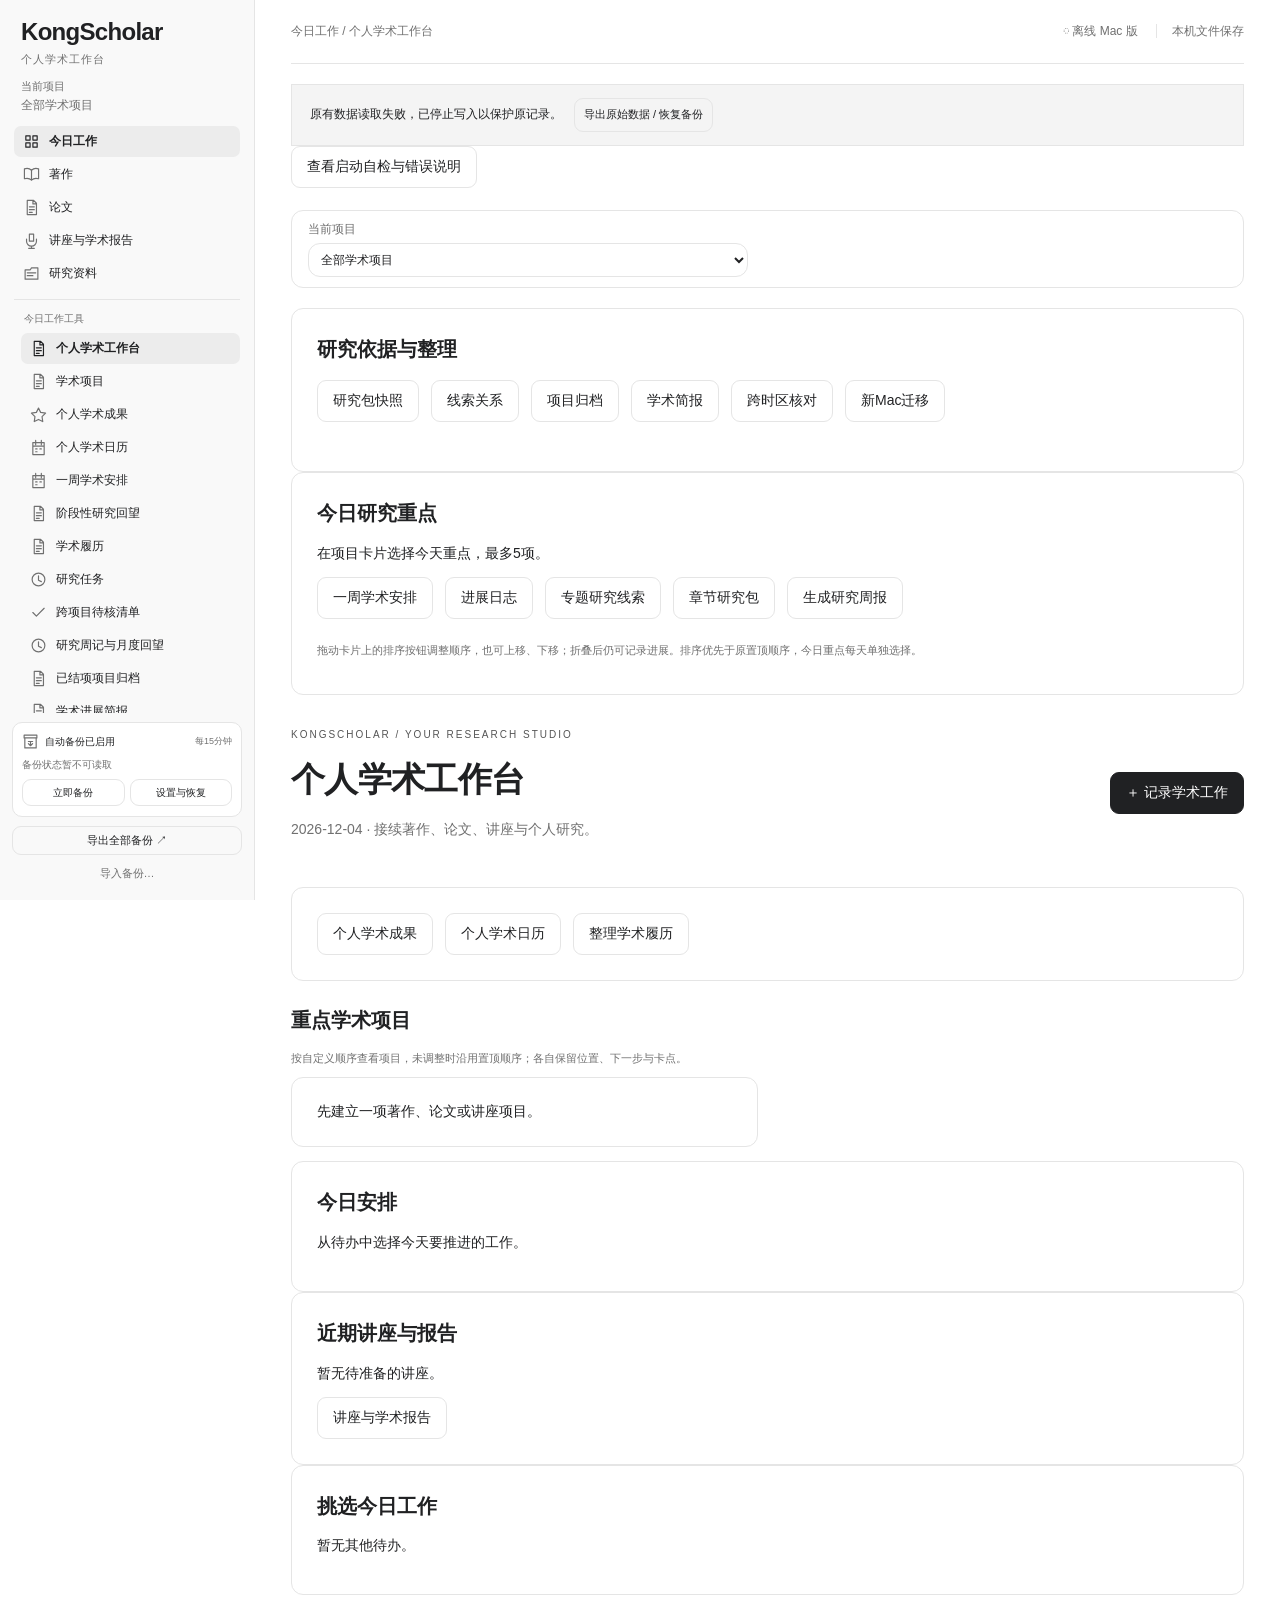
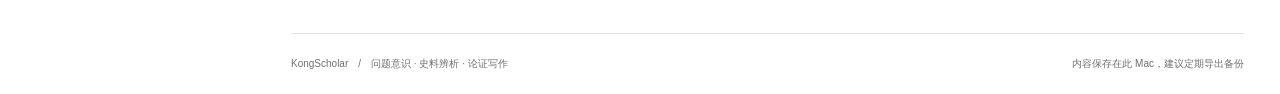
<file: Web/index.html>
<!doctype html><html lang="zh-CN"><meta charset="utf-8"><meta name="viewport" content="width=device-width,initial-scale=1"><title>KongScholar · 个人学术工作台</title><link rel="stylesheet" href="style.css"><link rel="stylesheet" href="folio.css"><link rel="stylesheet" href="neutral.css"><body><aside><div class="brand">KongScholar<span>个人学术工作台</span></div><div class="owner">中国近现代史<br><small>个人学术工作台 · 01</small></div><nav></nav><div class="asidefoot">让材料成为证据<br>让问题长出文章</div><button id="backup">导出全部备份 ↗</button><button class="import" id="restoreNative" onclick="nativeImportBackup()">导入备份…</button><input id="restore" type="file" hidden></aside><main><header><span id="breadcrumb">工作台 / 总览</span><span>◌ 离线 Mac 版 <b>本机文件保存</b></span></header><div id="backupNotice"></div><div id="app"></div><footer>KongScholar　/　问题意识 · 史料辨析 · 论证写作 <span id="status">内容保存在此 Mac，建议定期导出备份</span></footer></main><dialog><form id="form"><div class="dialogtop"><h2 id="dialogtitle"></h2><button type="button" id="close">×</button></div><div id="fields"></div><button class="primary" type="submit">保存到工作台</button></form></dialog><div id="toast" role="status"></div><script src="workflow-model.js"></script><script src="projects-model.js"></script><script src="rhythm-model.js"></script><script src="discovery-model.js"></script><script src="progress-model.js"></script><script src="revision-model.js"></script><script src="depth-model.js"></script><script src="advanced-model.js"></script><script src="research-model.js"></script><script src="personal-model.js"></script><script src="stability-model.js"></script><script src="material-model28.js"></script><script src="finish-model29.js"></script><script src="continuity-model30.js"></script><script src="studio-model31.js"></script><script src="review-model32.js"></script><script src="delivery-model34.js"></script><script src="academic-model35.js"></script><script src="academic-model36.js"></script><script src="calendar-model37.js"></script><script src="studio-model38.js"></script><script src="studio-model39.js"></script><script src="desktop.js"></script><script src="app.js"></script><script src="folio.js"></script><script src="references.js"></script><script src="workflow.js"></script><script src="publication.js"></script><script src="reliability.js"></script><script src="research.js"></script><script src="projects.js"></script><script src="rhythm.js"></script><script src="discovery.js"></script><script src="studio.js"></script><script src="progress.js"></script><script src="revision.js"></script><script src="depth.js"></script><script src="manuscripts.js"></script><script src="recovery.js"></script><script src="sessions.js"></script><script src="advanced.js"></script><script src="exchange.js"></script><script src="scholarship.js"></script><script src="analysis24.js"></script><script src="teaching24.js"></script><script src="workbench25.js"></script><script src="evidence25.js"></script><script src="writing25.js"></script><script src="continuity25.js"></script><script src="workspace26.js"></script><script src="forms26.js"></script><script src="writing26.js"></script><script src="stability27.js"></script><script src="drafts27.js"></script><script src="performance27.js"></script><script src="materials28.js"></script><script src="writing29.js"></script><script src="teaching29.js"></script><script src="continuity30.js"></script><script src="studio31.js"></script><script src="review32.js"></script><script src="interface33.js"></script><script src="delivery34.js"></script><script src="academic35.js"></script><script src="academic36.js"></script><script src="outcomes36.js"></script><script src="calendar36.js"></script><script src="navigation36.js"></script><script src="calendar37.js"></script><script src="help-content37.js"></script><script src="help37.js"></script><script src="studio38.js"></script><script src="calendar38.js"></script><script src="studio39.js"></script><script src="calendar39.js"></script></body></html>
</file>
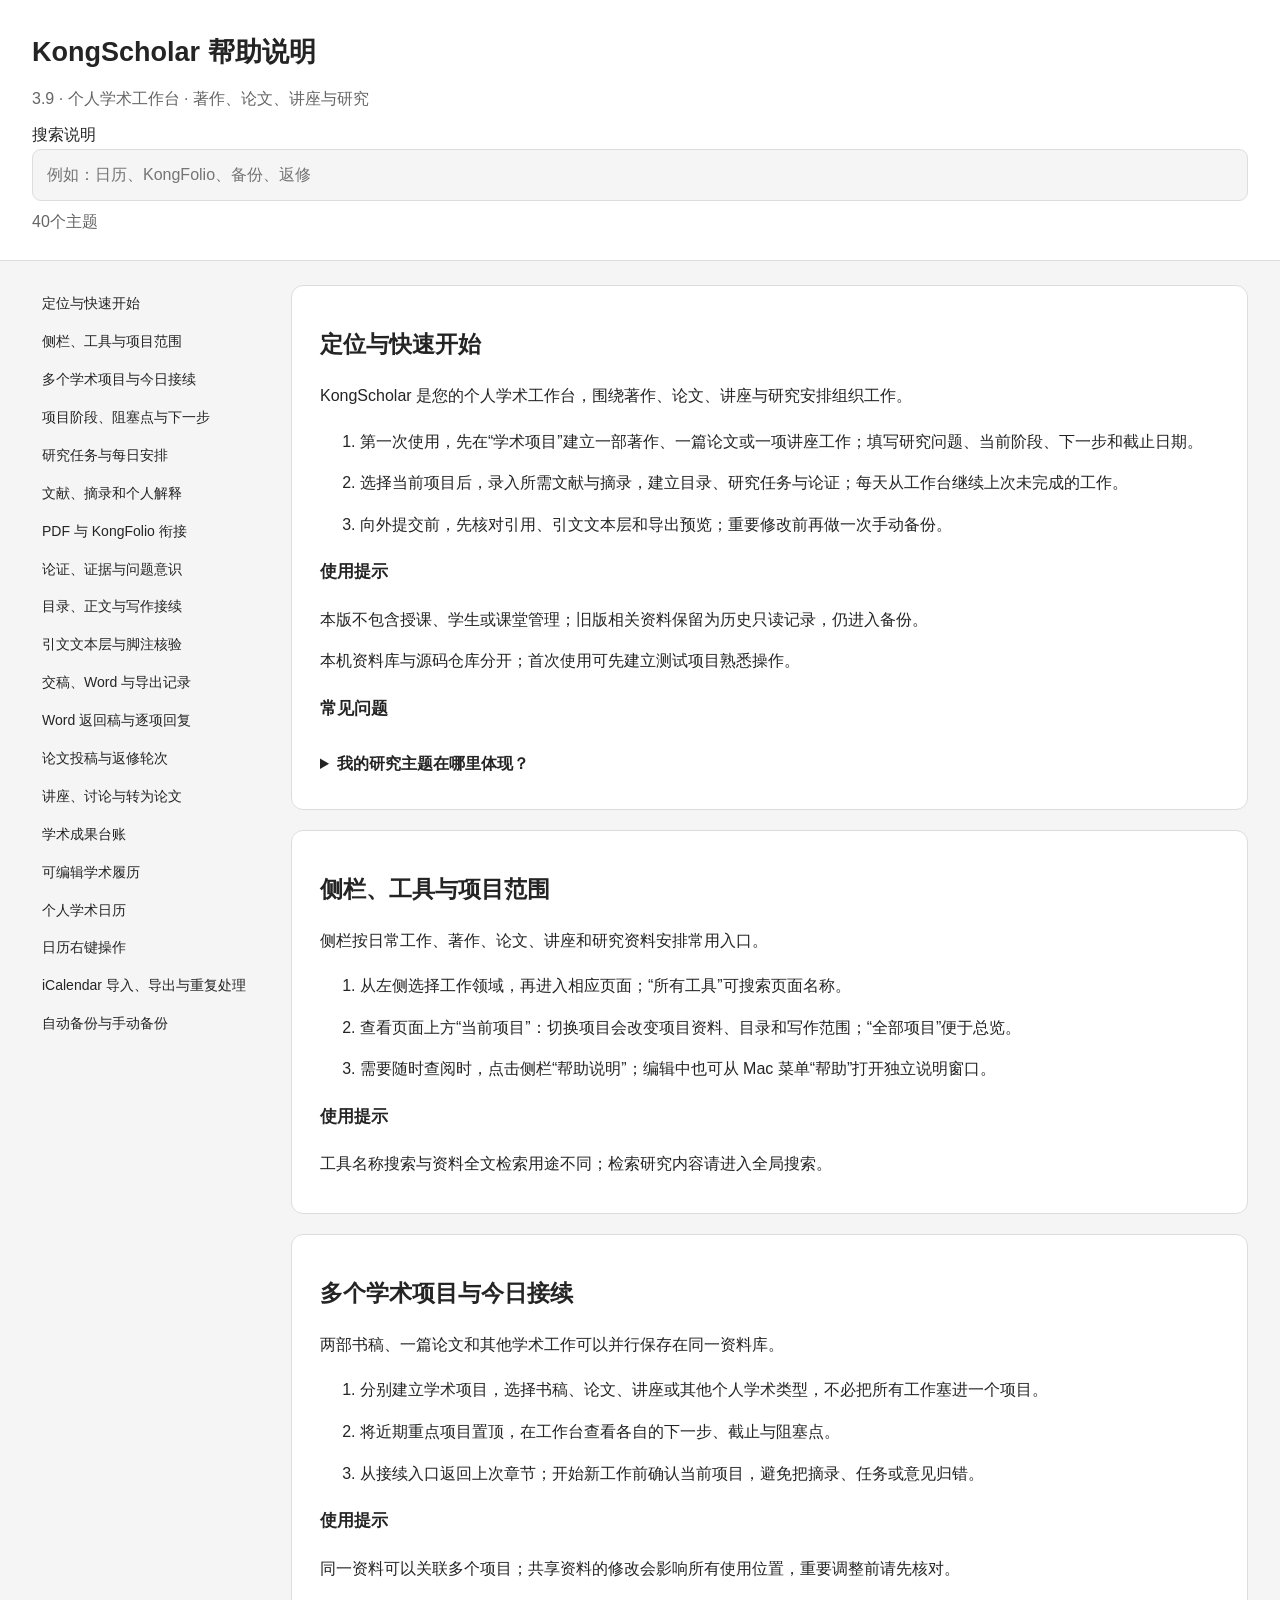
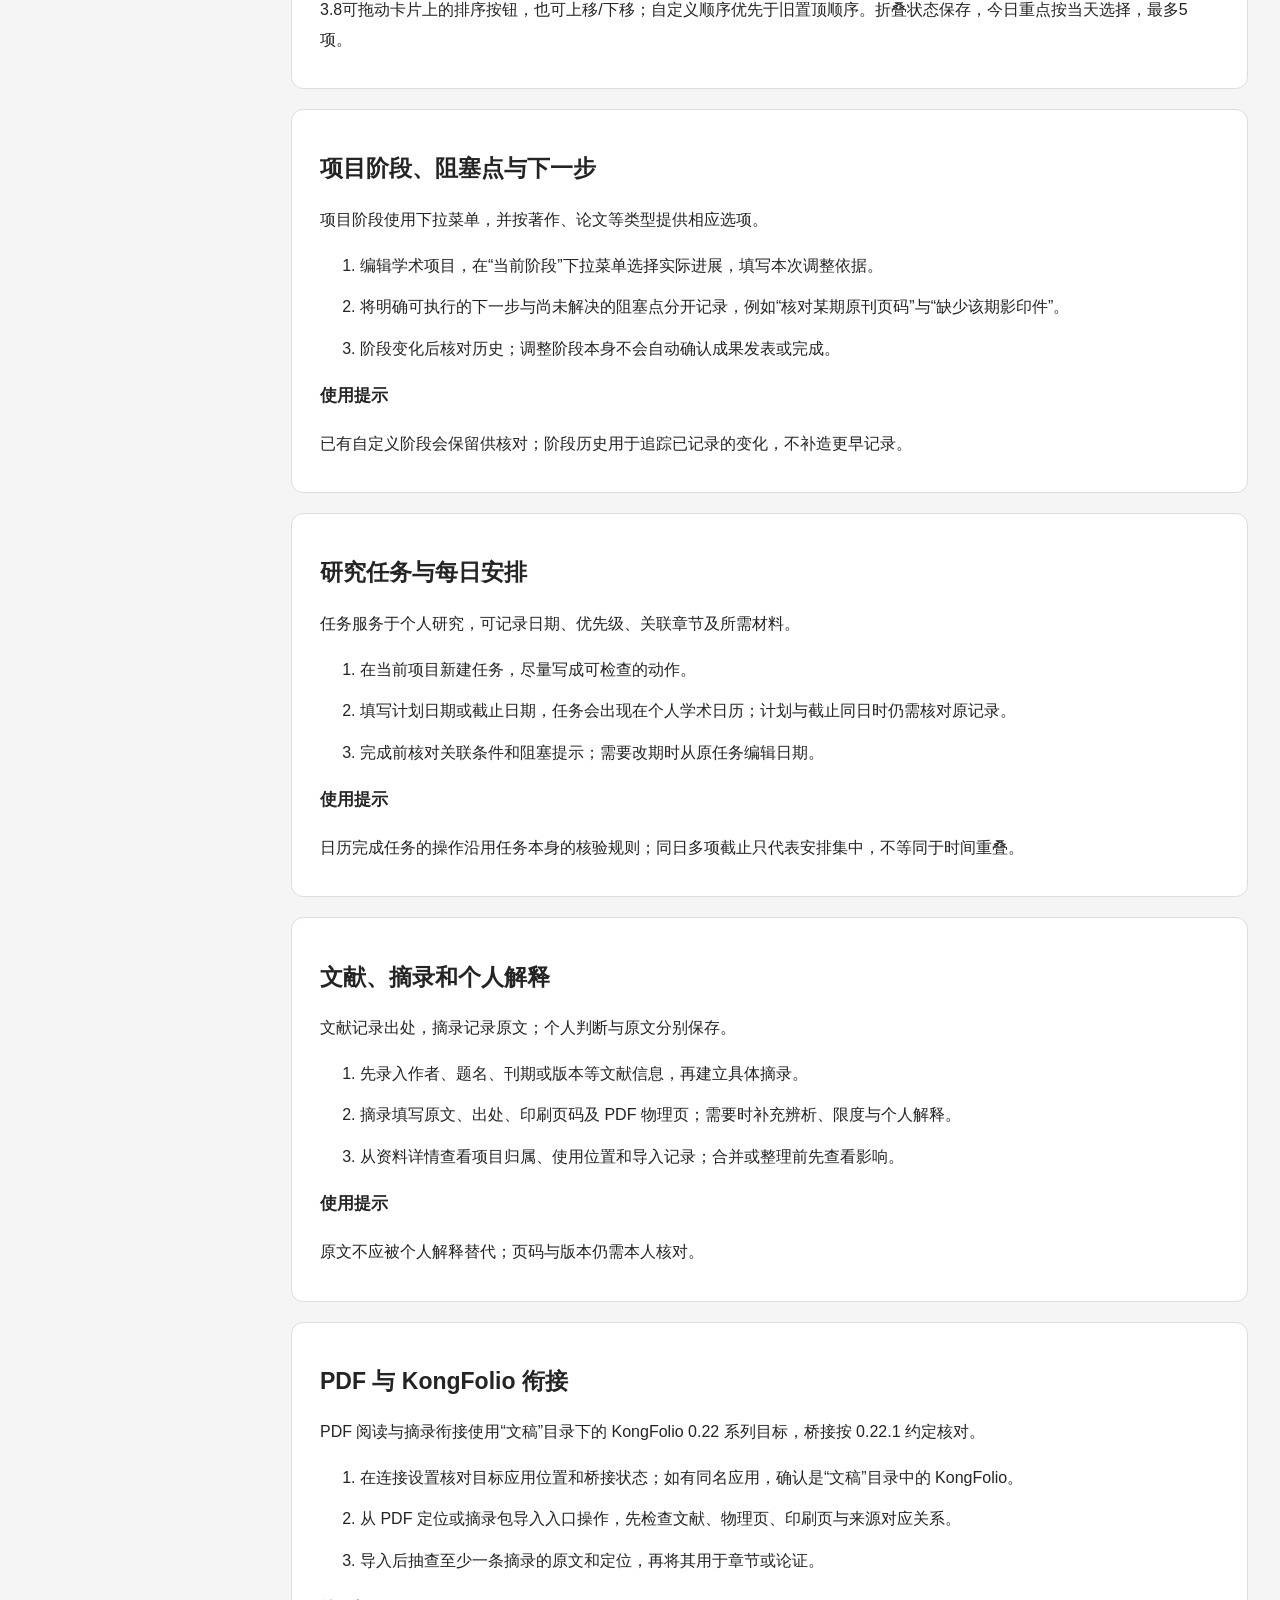
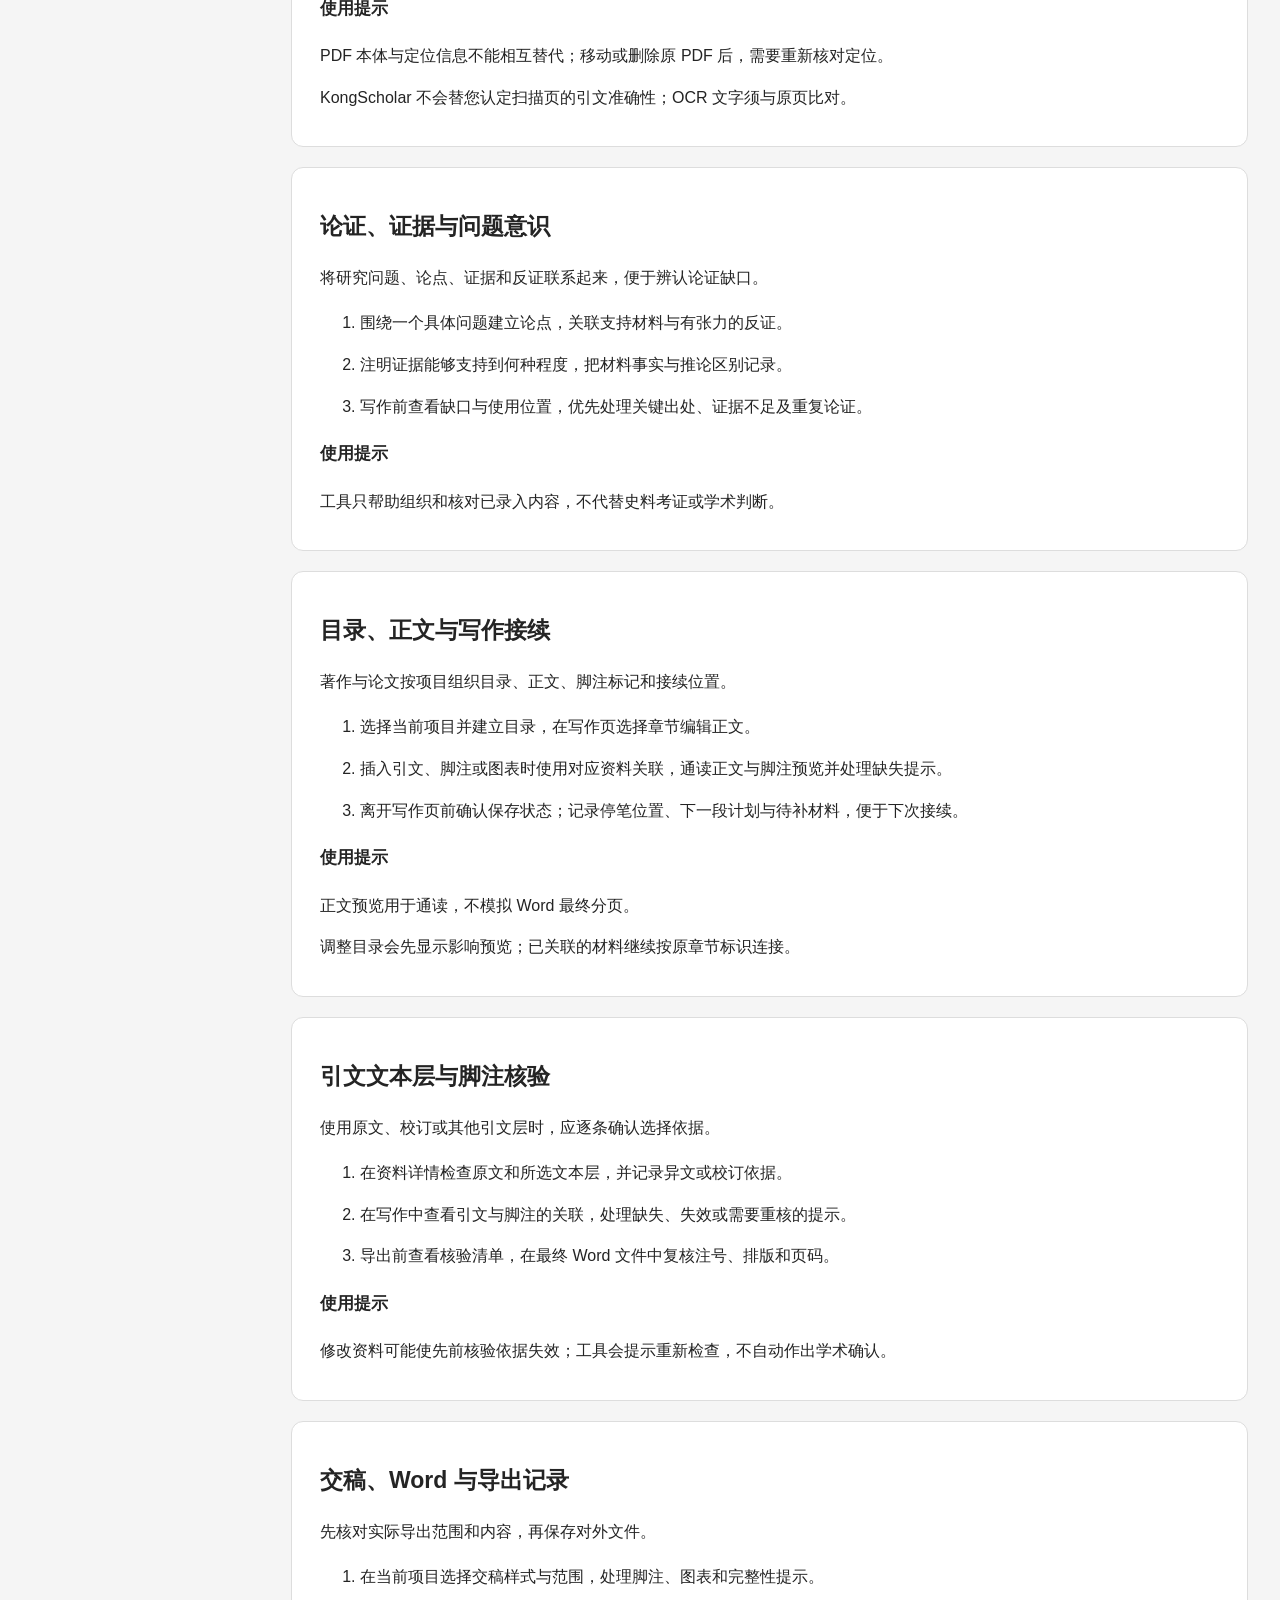
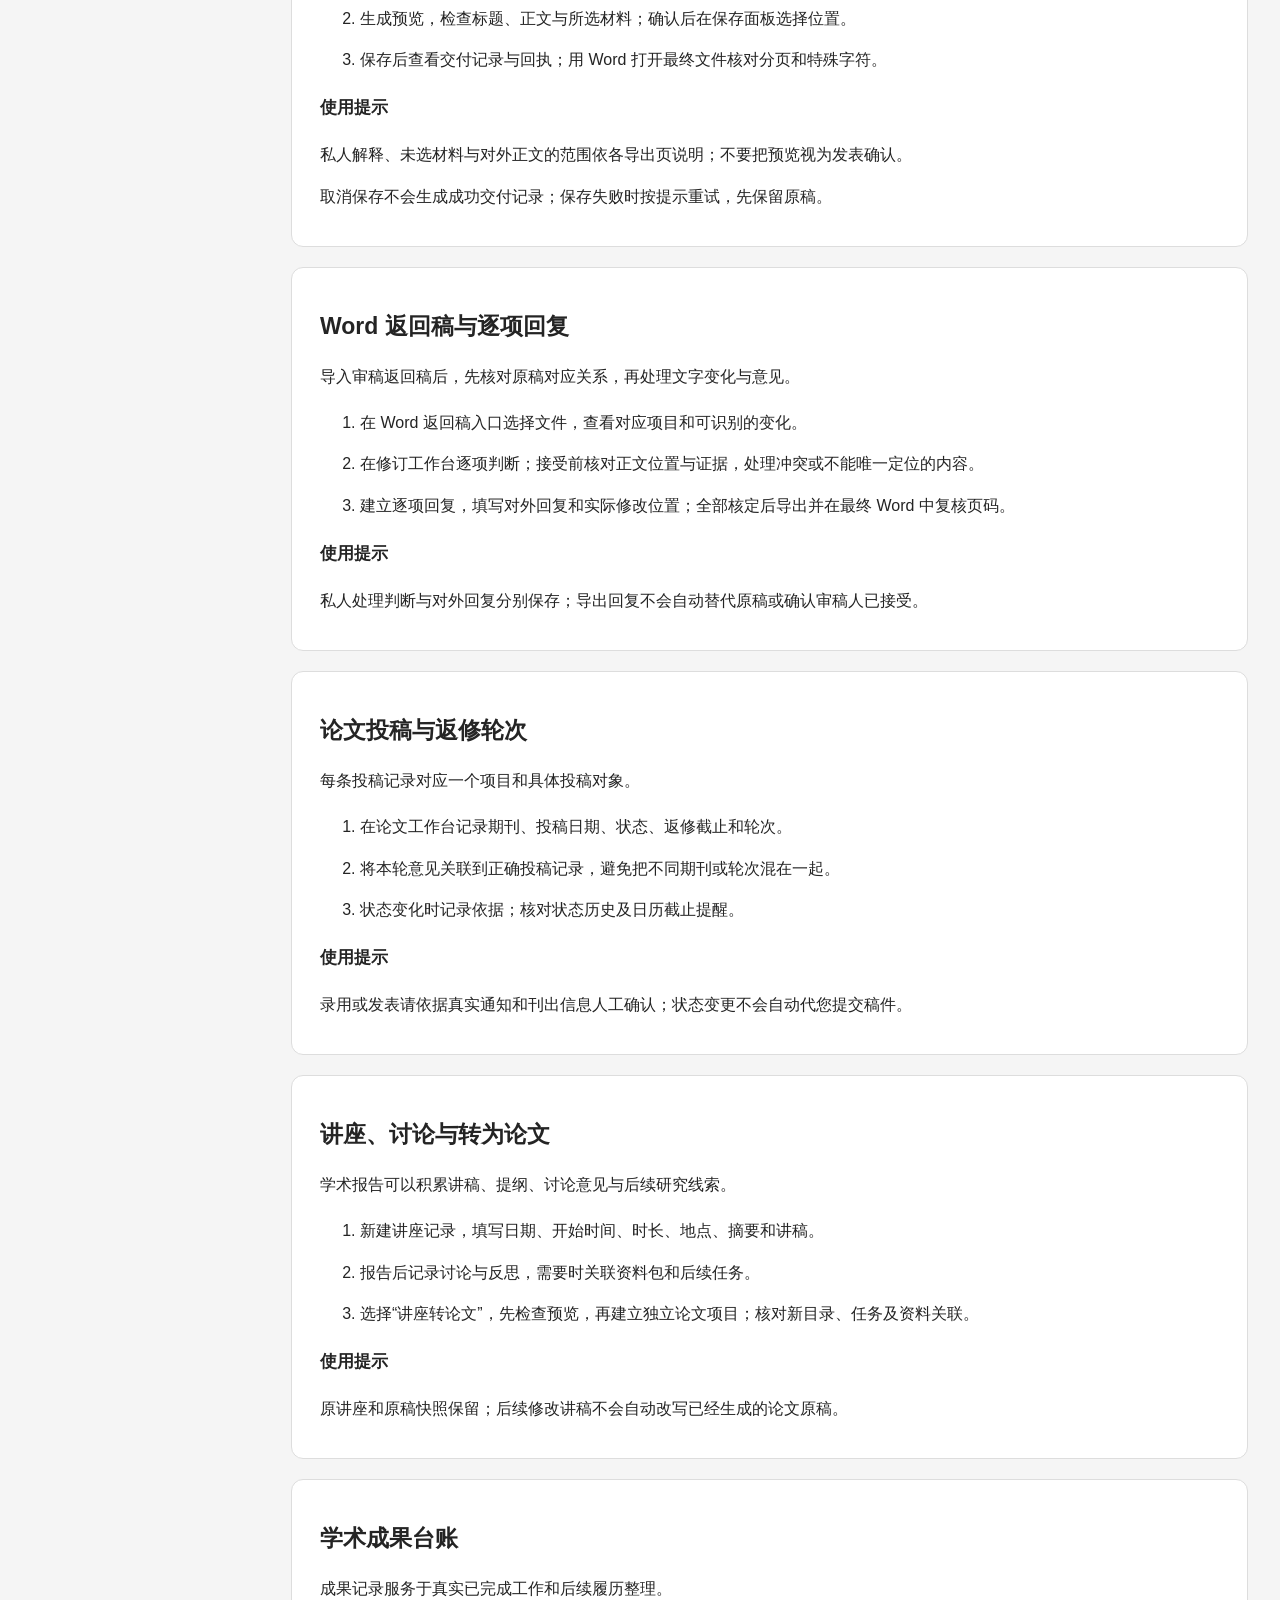
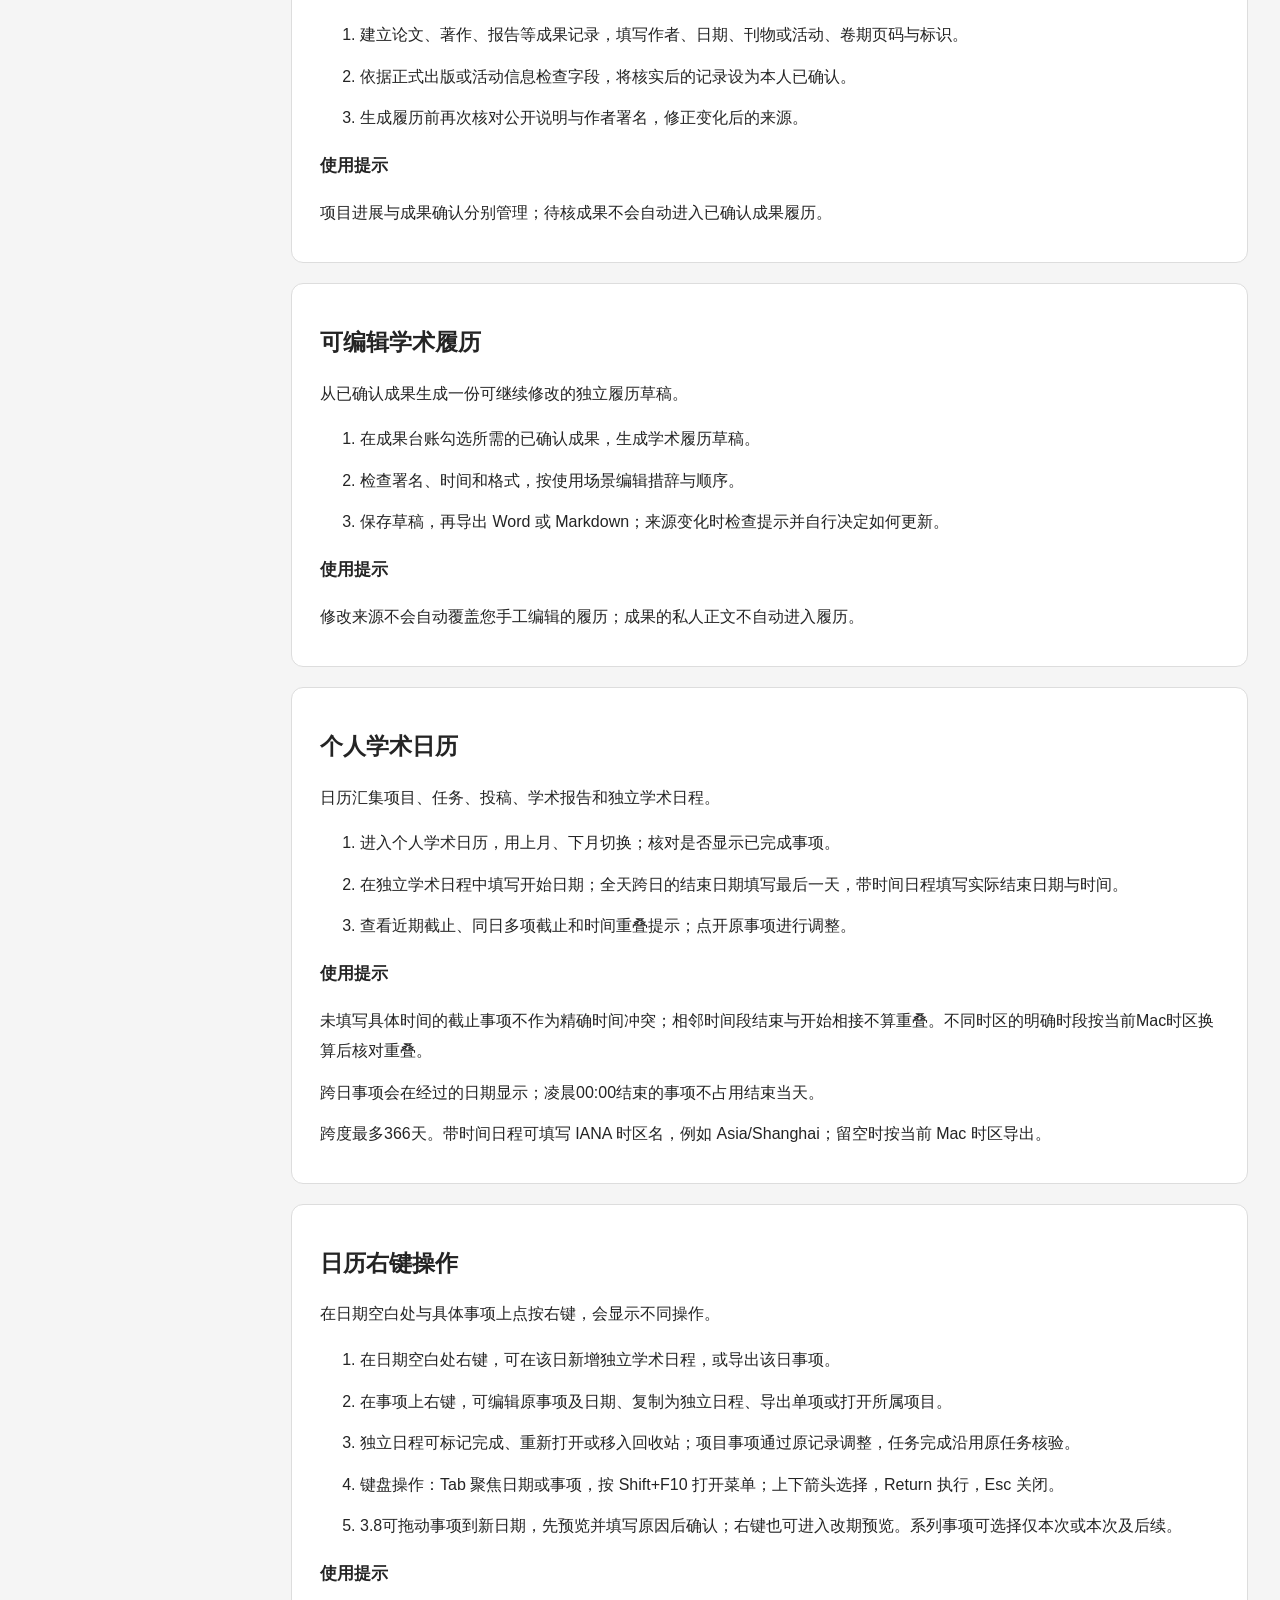
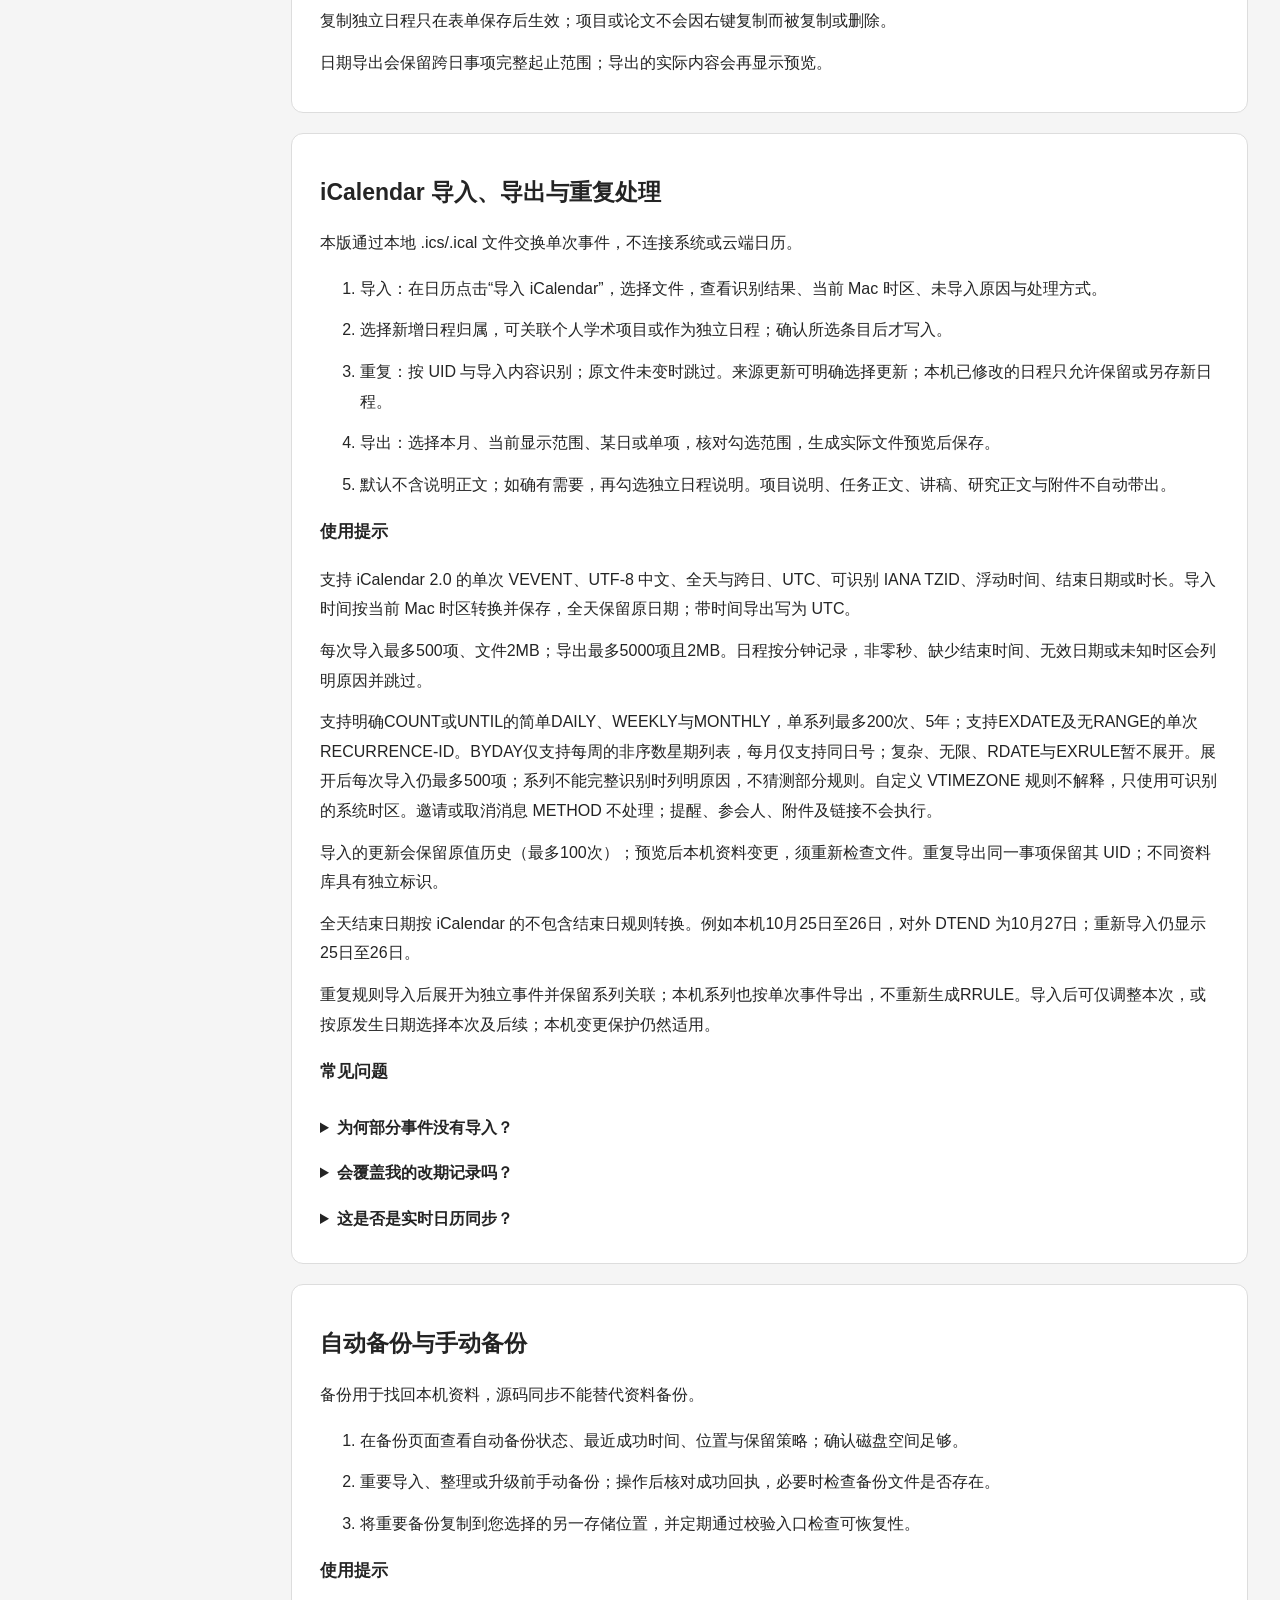
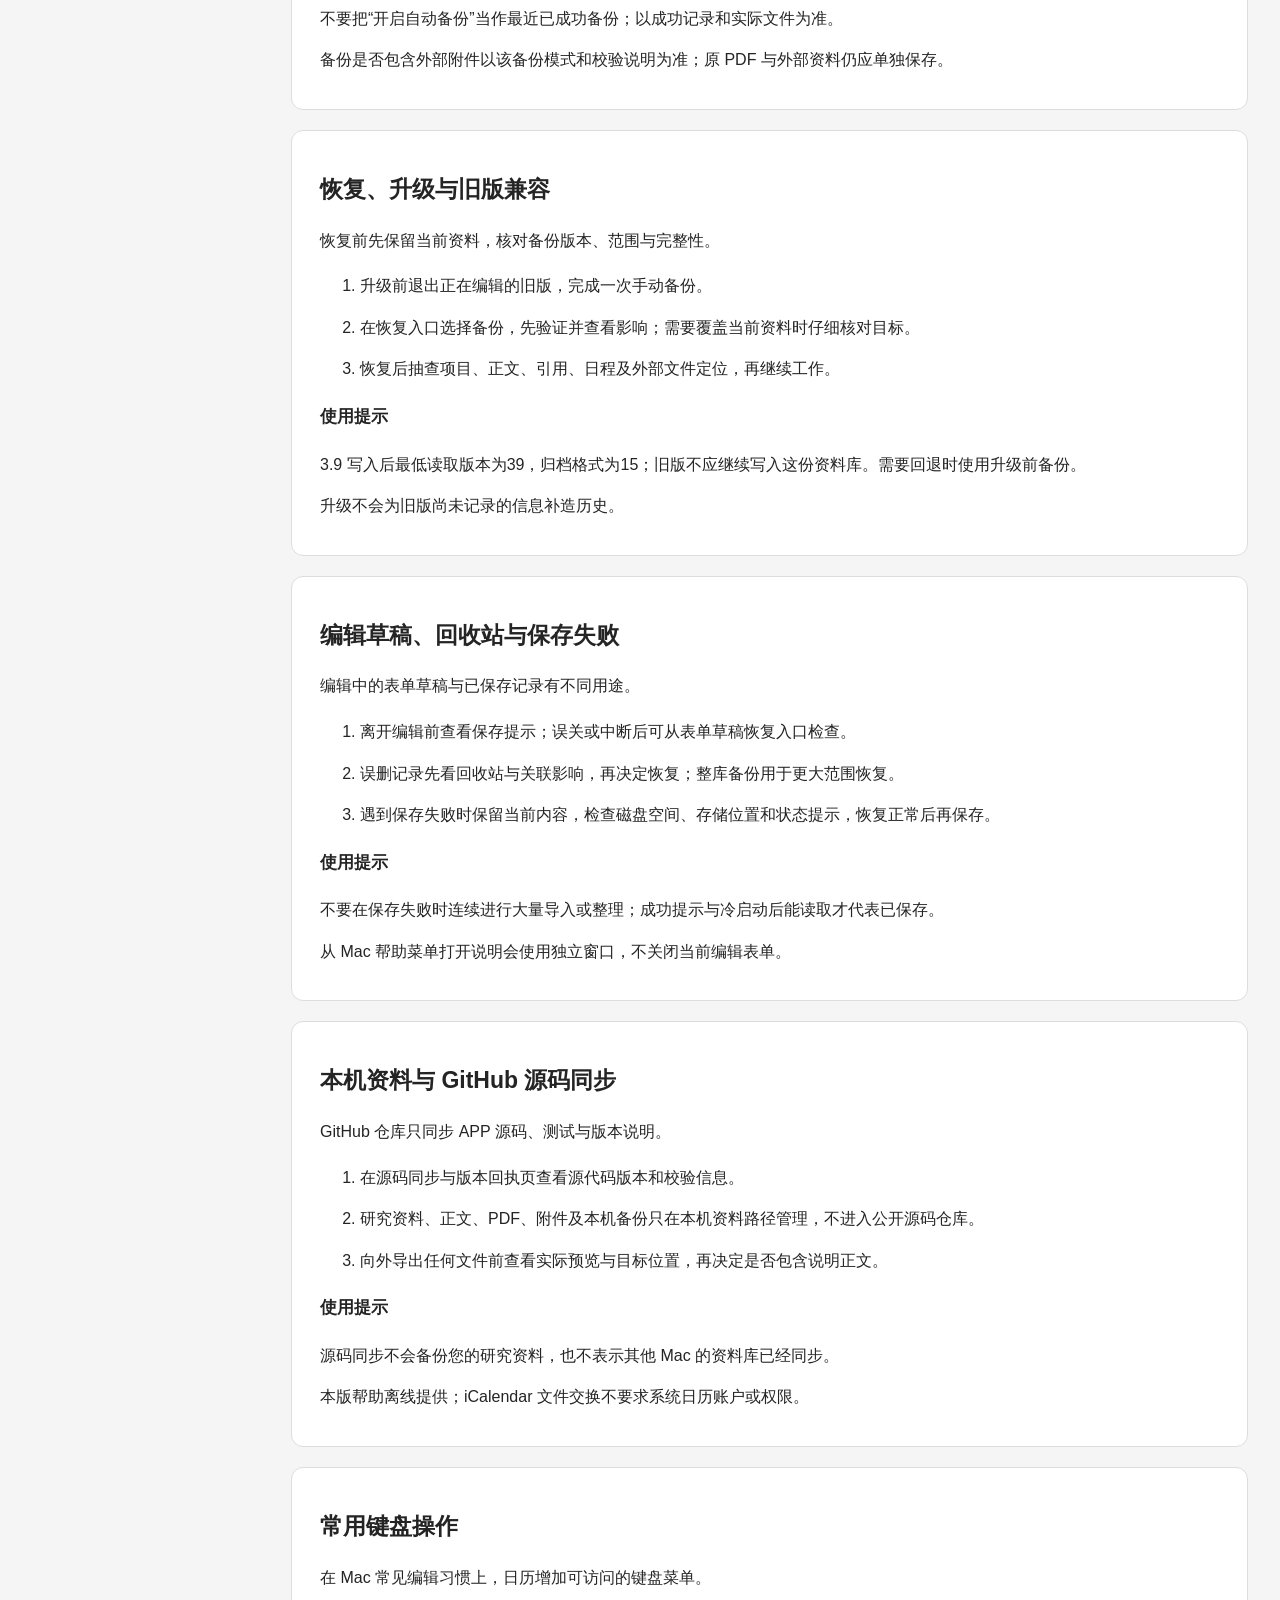
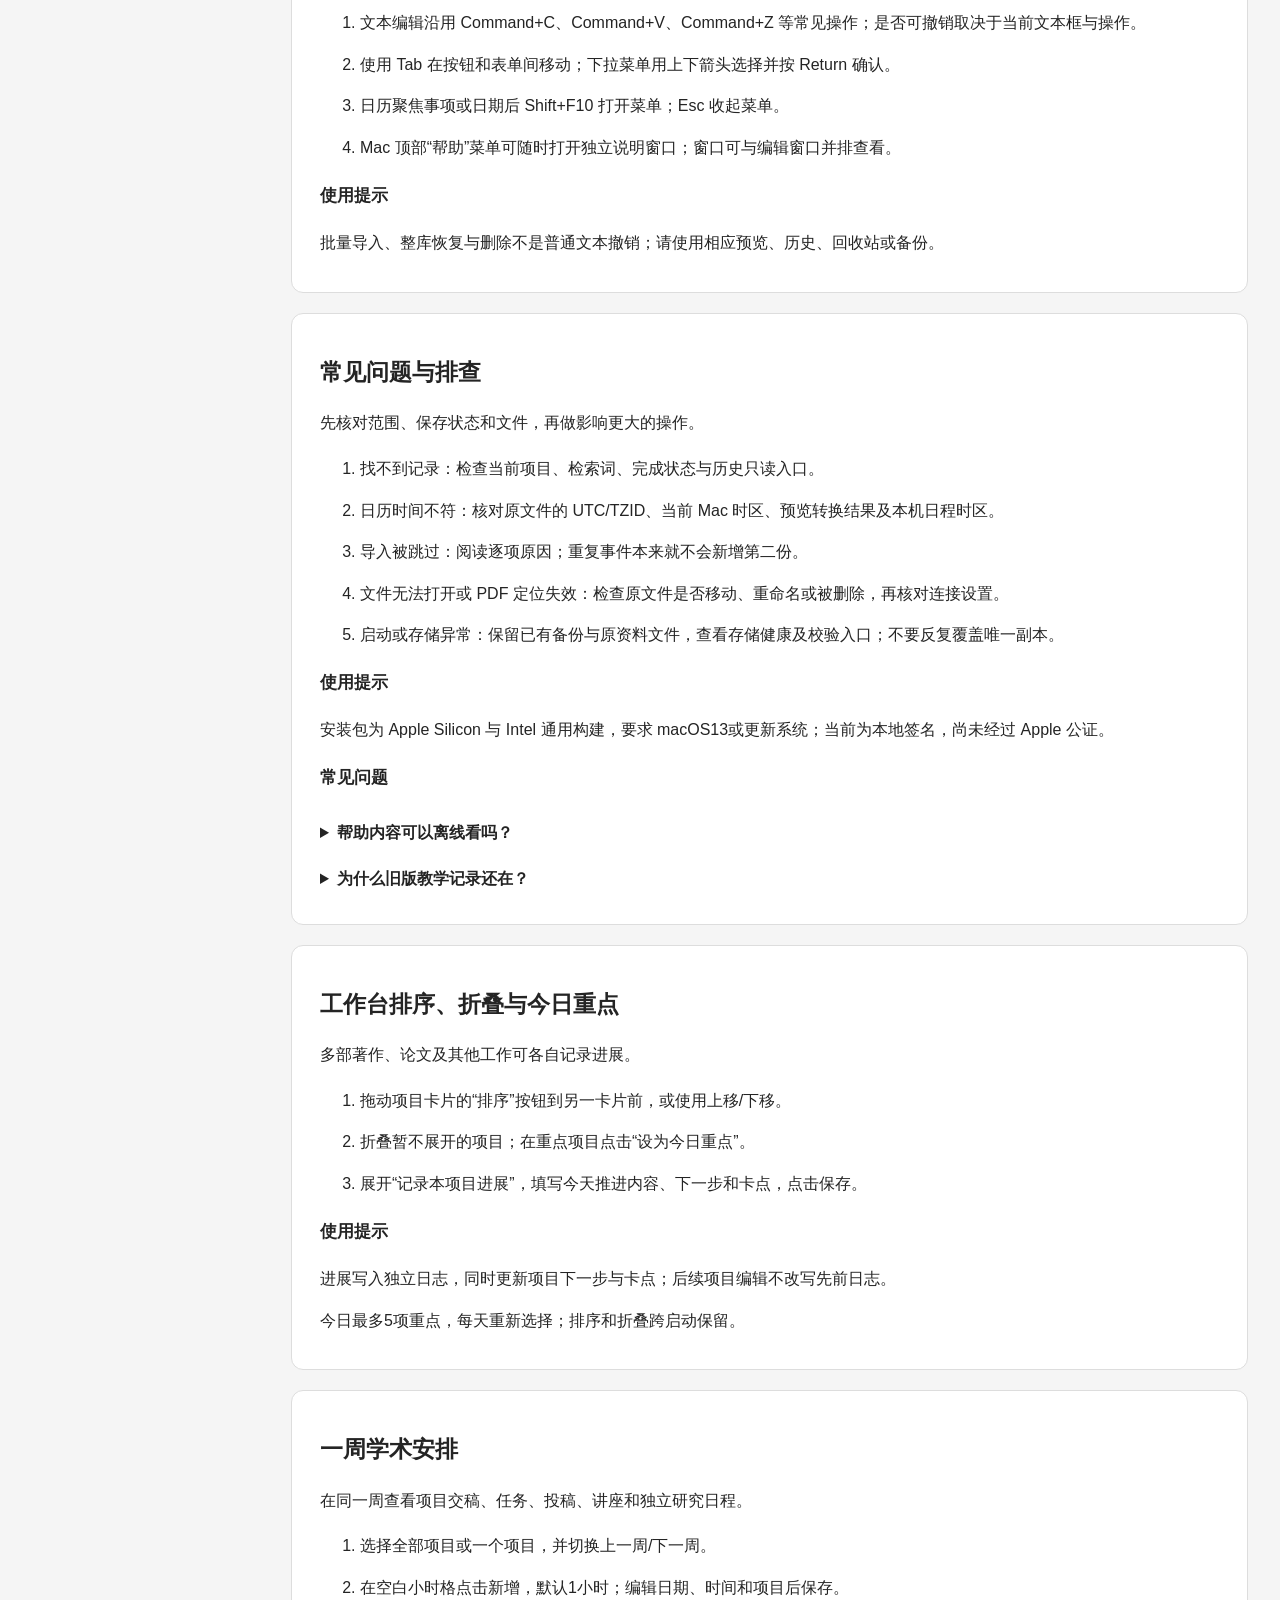
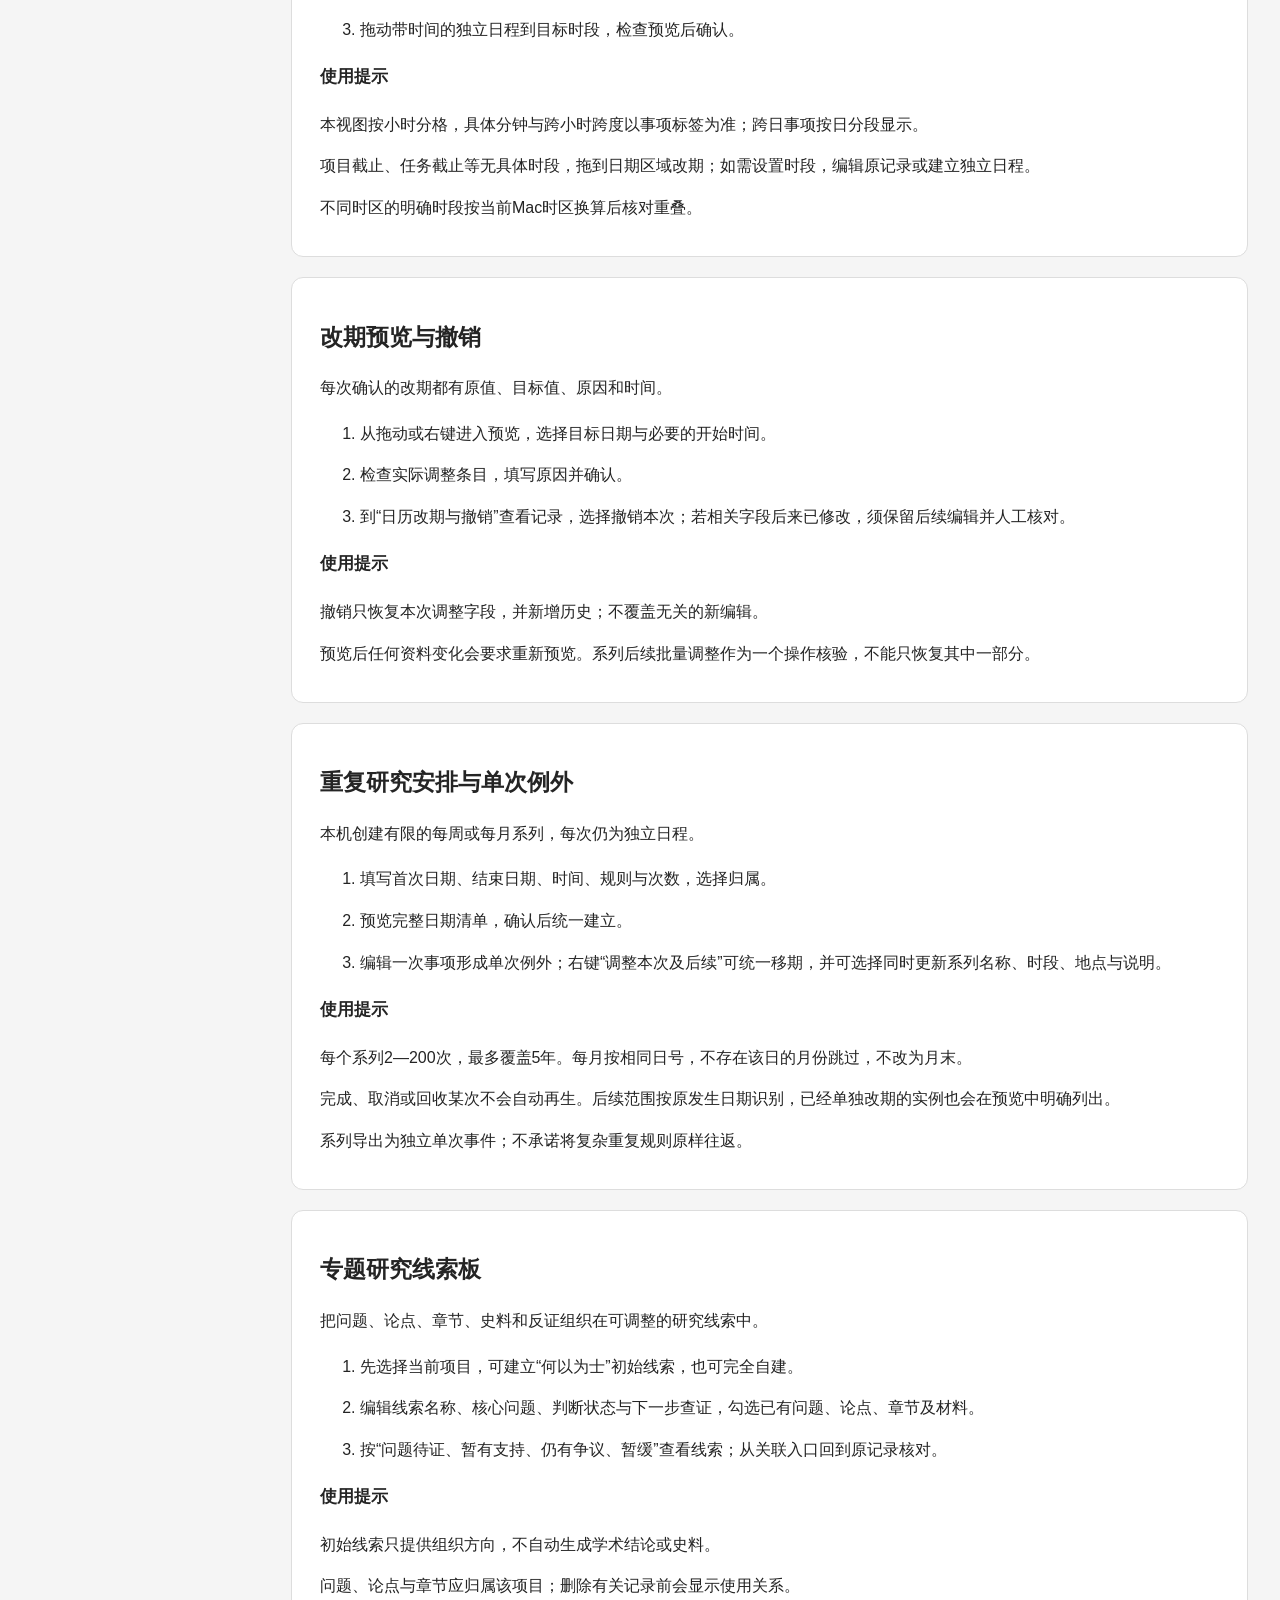
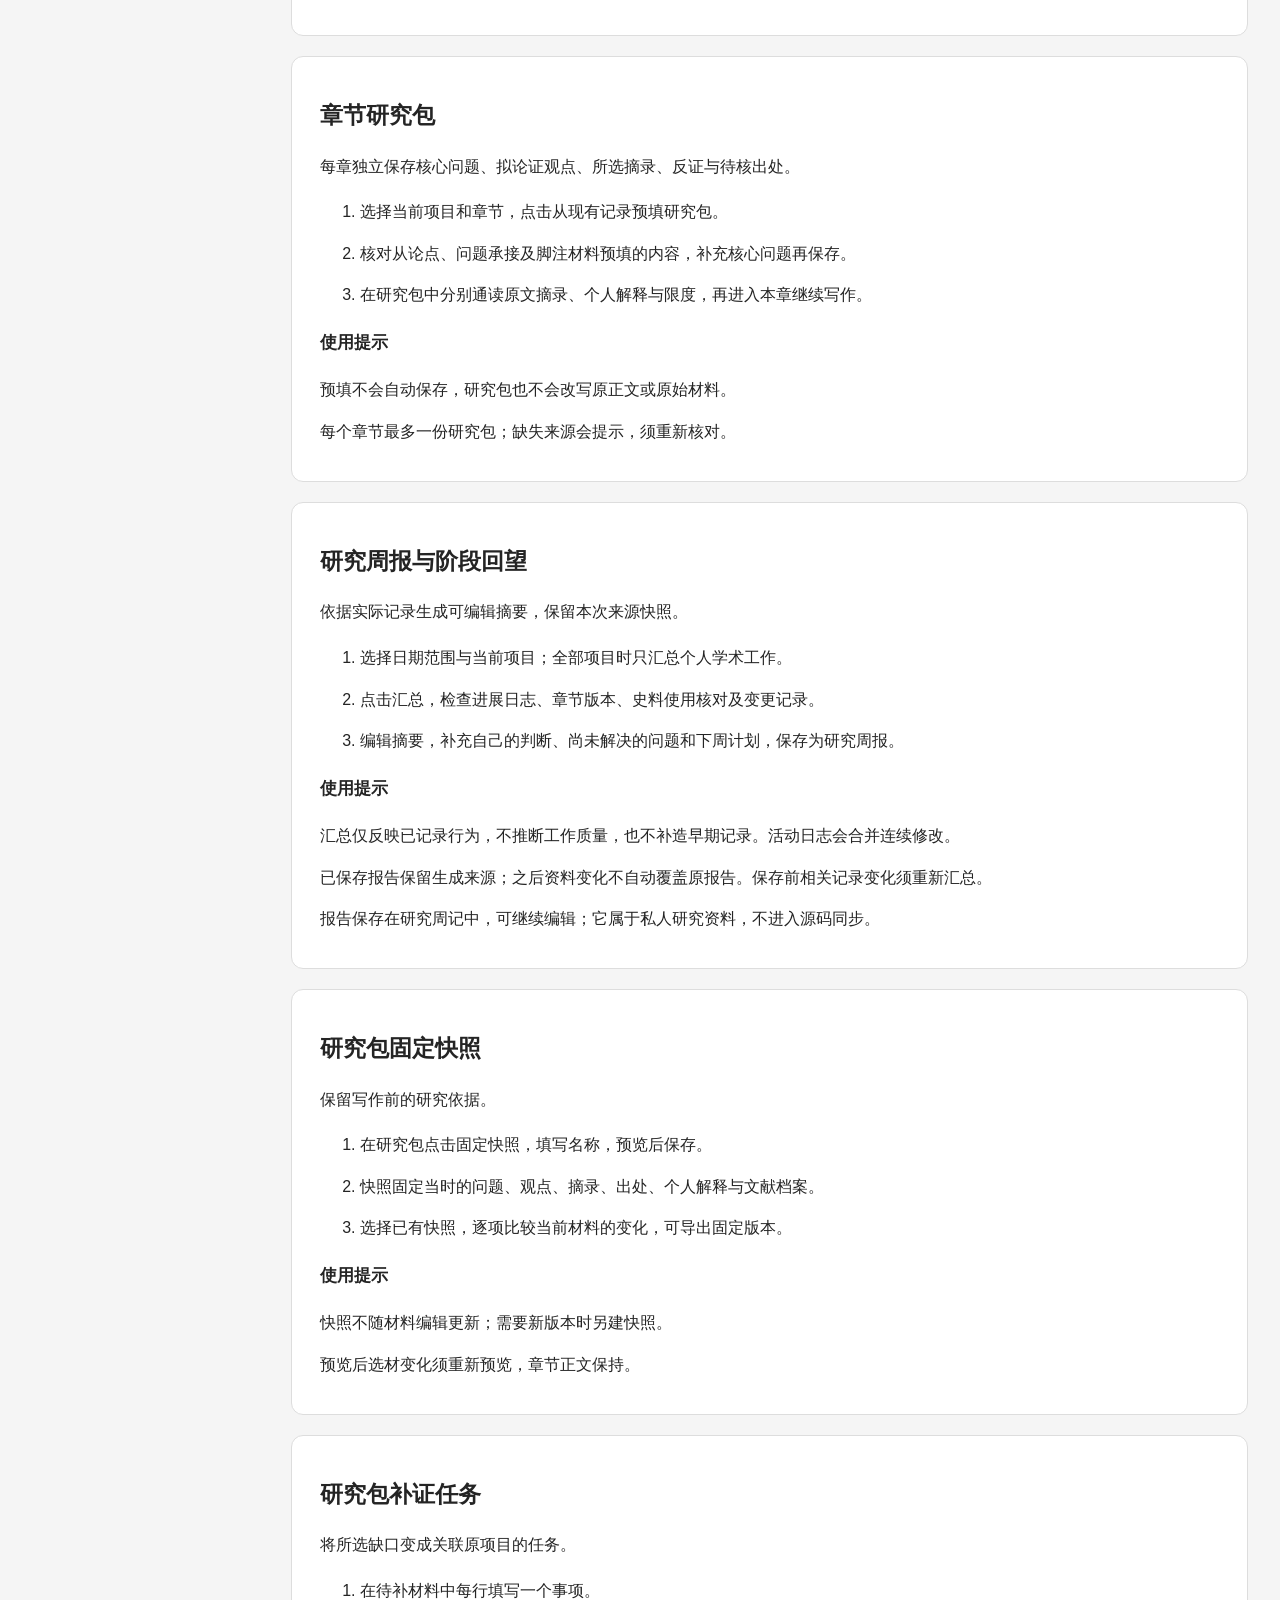
<file: Documentation/使用说明.html>
<!doctype html><html lang="zh-CN"><meta charset="utf-8"><meta name="viewport" content="width=device-width,initial-scale=1"><meta http-equiv="Content-Security-Policy" content="default-src 'none'; style-src 'unsafe-inline'; script-src 'unsafe-inline'"><title>KongScholar 3.9 帮助说明</title><style>
:root{color-scheme:light dark;--bg:#f5f5f5;--panel:#fff;--ink:#242424;--muted:#656565;--line:#ddd}*{box-sizing:border-box}body{margin:0;background:var(--bg);color:var(--ink);font:16px/1.85 -apple-system,BlinkMacSystemFont,sans-serif}header{padding:28px 32px 18px;border-bottom:1px solid var(--line);background:var(--panel)}h1{font-size:27px;margin:0}h2{font-size:23px;line-height:1.5}h3{font-size:17px}header p{margin:6px 0;color:var(--muted)}input{width:100%;font:inherit;padding:10px 14px;border:1px solid var(--line);border-radius:9px;background:var(--bg);color:var(--ink)}.layout{display:grid;grid-template-columns:235px minmax(0,1fr);gap:24px;padding:24px 32px;max-width:1400px;margin:auto}nav{align-self:start;position:sticky;top:16px;max-height:85vh;overflow:auto}a{color:inherit}nav a{display:block;padding:6px 10px;border-radius:7px;text-decoration:none;font-size:14px}nav a:hover,nav a:focus{background:var(--line)}article{background:var(--panel);padding:22px 28px;margin:0 0 20px;border:1px solid var(--line);border-radius:12px;scroll-margin-top:16px;overflow-wrap:anywhere}article p,li{margin:12px 0}details{padding:8px 0}summary{cursor:pointer;font-weight:600}footer{color:var(--muted);padding:0 32px 32px;font-size:13px}[hidden]{display:none!important}@media(prefers-color-scheme:dark){:root{--bg:#212121;--panel:#292929;--ink:#ececec;--muted:#b0b0b0;--line:#454545}}@media(max-width:700px){.layout{grid-template-columns:1fr;padding:16px}nav{position:static;max-height:230px}header{padding:20px}article{padding:18px}}@media print{header input,nav{display:none}.layout{display:block;padding:0}article{border:0;break-inside:avoid}article[hidden]{display:block!important}body{background:white;color:black}details p{display:block}}
</style><header><h1>KongScholar 帮助说明</h1><p>3.9 · 个人学术工作台 · 著作、论文、讲座与研究</p><label for="search">搜索说明</label><input id="search" type="search" placeholder="例如：日历、KongFolio、备份、返修"><p id="count" role="status"></p></header><div class="layout"><nav aria-label="帮助目录"><a href="#welcome" data-topic="welcome">定位与快速开始</a><a href="#navigation" data-topic="navigation">侧栏、工具与项目范围</a><a href="#projects" data-topic="projects">多个学术项目与今日接续</a><a href="#stages" data-topic="stages">项目阶段、阻塞点与下一步</a><a href="#tasks" data-topic="tasks">研究任务与每日安排</a><a href="#materials" data-topic="materials">文献、摘录和个人解释</a><a href="#pdf-folio" data-topic="pdf-folio">PDF 与 KongFolio 衔接</a><a href="#evidence" data-topic="evidence">论证、证据与问题意识</a><a href="#writing" data-topic="writing">目录、正文与写作接续</a><a href="#citations" data-topic="citations">引文文本层与脚注核验</a><a href="#export-word" data-topic="export-word">交稿、Word 与导出记录</a><a href="#revision" data-topic="revision">Word 返回稿与逐项回复</a><a href="#submission" data-topic="submission">论文投稿与返修轮次</a><a href="#talks" data-topic="talks">讲座、讨论与转为论文</a><a href="#outcomes" data-topic="outcomes">学术成果台账</a><a href="#cv" data-topic="cv">可编辑学术履历</a><a href="#calendar" data-topic="calendar">个人学术日历</a><a href="#calendar-context" data-topic="calendar-context">日历右键操作</a><a href="#calendar-ics" data-topic="calendar-ics">iCalendar 导入、导出与重复处理</a><a href="#backup" data-topic="backup">自动备份与手动备份</a><a href="#restore" data-topic="restore">恢复、升级与旧版兼容</a><a href="#drafts" data-topic="drafts">编辑草稿、回收站与保存失败</a><a href="#privacy" data-topic="privacy">本机资料与 GitHub 源码同步</a><a href="#shortcuts" data-topic="shortcuts">常用键盘操作</a><a href="#troubleshooting" data-topic="troubleshooting">常见问题与排查</a><a href="#desk38" data-topic="desk38">工作台排序、折叠与今日重点</a><a href="#week38" data-topic="week38">一周学术安排</a><a href="#moves38" data-topic="moves38">改期预览与撤销</a><a href="#series38" data-topic="series38">重复研究安排与单次例外</a><a href="#lines38" data-topic="lines38">专题研究线索板</a><a href="#packs38" data-topic="packs38">章节研究包</a><a href="#report38" data-topic="report38">研究周报与阶段回望</a><a href="#snapshots39" data-topic="snapshots39">研究包固定快照</a><a href="#packTasks39" data-topic="packTasks39">研究包补证任务</a><a href="#graph39" data-topic="graph39">研究线索与章节关系图</a><a href="#progressHistory39" data-topic="progressHistory39">进展日志修改历史</a><a href="#archive39" data-topic="archive39">已结项项目归档</a><a href="#zones39" data-topic="zones39">跨时区日历核对</a><a href="#brief39" data-topic="brief39">可选择的学术进展简报</a><a href="#migration39" data-topic="migration39">新Mac迁移向导</a></nav><main><article id="welcome"><h2>定位与快速开始</h2><p>KongScholar 是您的个人学术工作台，围绕著作、论文、讲座与研究安排组织工作。</p><ol><li>第一次使用，先在“学术项目”建立一部著作、一篇论文或一项讲座工作；填写研究问题、当前阶段、下一步和截止日期。</li><li>选择当前项目后，录入所需文献与摘录，建立目录、研究任务与论证；每天从工作台继续上次未完成的工作。</li><li>向外提交前，先核对引用、引文文本层和导出预览；重要修改前再做一次手动备份。</li></ol><h3>使用提示</h3><p>本版不包含授课、学生或课堂管理；旧版相关资料保留为历史只读记录，仍进入备份。</p><p>本机资料库与源码仓库分开；首次使用可先建立测试项目熟悉操作。</p><h3>常见问题</h3><details><summary>我的研究主题在哪里体现？</summary><p>可用“何以为士：林乐知与晚清士大夫的重塑”建立著作项目，再把相关论文与讲座分别建为项目，按实际研究需要关联共享材料。</p></details></article><article id="navigation"><h2>侧栏、工具与项目范围</h2><p>侧栏按日常工作、著作、论文、讲座和研究资料安排常用入口。</p><ol><li>从左侧选择工作领域，再进入相应页面；“所有工具”可搜索页面名称。</li><li>查看页面上方“当前项目”：切换项目会改变项目资料、目录和写作范围；“全部项目”便于总览。</li><li>需要随时查阅时，点击侧栏“帮助说明”；编辑中也可从 Mac 菜单“帮助”打开独立说明窗口。</li></ol><h3>使用提示</h3><p>工具名称搜索与资料全文检索用途不同；检索研究内容请进入全局搜索。</p></article><article id="projects"><h2>多个学术项目与今日接续</h2><p>两部书稿、一篇论文和其他学术工作可以并行保存在同一资料库。</p><ol><li>分别建立学术项目，选择书稿、论文、讲座或其他个人学术类型，不必把所有工作塞进一个项目。</li><li>将近期重点项目置顶，在工作台查看各自的下一步、截止与阻塞点。</li><li>从接续入口返回上次章节；开始新工作前确认当前项目，避免把摘录、任务或意见归错。</li></ol><h3>使用提示</h3><p>同一资料可以关联多个项目；共享资料的修改会影响所有使用位置，重要调整前请先核对。</p><p>3.8可拖动卡片上的排序按钮，也可上移/下移；自定义顺序优先于旧置顶顺序。折叠状态保存，今日重点按当天选择，最多5项。</p></article><article id="stages"><h2>项目阶段、阻塞点与下一步</h2><p>项目阶段使用下拉菜单，并按著作、论文等类型提供相应选项。</p><ol><li>编辑学术项目，在“当前阶段”下拉菜单选择实际进展，填写本次调整依据。</li><li>将明确可执行的下一步与尚未解决的阻塞点分开记录，例如“核对某期原刊页码”与“缺少该期影印件”。</li><li>阶段变化后核对历史；调整阶段本身不会自动确认成果发表或完成。</li></ol><h3>使用提示</h3><p>已有自定义阶段会保留供核对；阶段历史用于追踪已记录的变化，不补造更早记录。</p></article><article id="tasks"><h2>研究任务与每日安排</h2><p>任务服务于个人研究，可记录日期、优先级、关联章节及所需材料。</p><ol><li>在当前项目新建任务，尽量写成可检查的动作。</li><li>填写计划日期或截止日期，任务会出现在个人学术日历；计划与截止同日时仍需核对原记录。</li><li>完成前核对关联条件和阻塞提示；需要改期时从原任务编辑日期。</li></ol><h3>使用提示</h3><p>日历完成任务的操作沿用任务本身的核验规则；同日多项截止只代表安排集中，不等同于时间重叠。</p></article><article id="materials"><h2>文献、摘录和个人解释</h2><p>文献记录出处，摘录记录原文；个人判断与原文分别保存。</p><ol><li>先录入作者、题名、刊期或版本等文献信息，再建立具体摘录。</li><li>摘录填写原文、出处、印刷页码及 PDF 物理页；需要时补充辨析、限度与个人解释。</li><li>从资料详情查看项目归属、使用位置和导入记录；合并或整理前先查看影响。</li></ol><h3>使用提示</h3><p>原文不应被个人解释替代；页码与版本仍需本人核对。</p></article><article id="pdf-folio"><h2>PDF 与 KongFolio 衔接</h2><p>PDF 阅读与摘录衔接使用“文稿”目录下的 KongFolio 0.22 系列目标，桥接按 0.22.1 约定核对。</p><ol><li>在连接设置核对目标应用位置和桥接状态；如有同名应用，确认是“文稿”目录中的 KongFolio。</li><li>从 PDF 定位或摘录包导入入口操作，先检查文献、物理页、印刷页与来源对应关系。</li><li>导入后抽查至少一条摘录的原文和定位，再将其用于章节或论证。</li></ol><h3>使用提示</h3><p>PDF 本体与定位信息不能相互替代；移动或删除原 PDF 后，需要重新核对定位。</p><p>KongScholar 不会替您认定扫描页的引文准确性；OCR 文字须与原页比对。</p></article><article id="evidence"><h2>论证、证据与问题意识</h2><p>将研究问题、论点、证据和反证联系起来，便于辨认论证缺口。</p><ol><li>围绕一个具体问题建立论点，关联支持材料与有张力的反证。</li><li>注明证据能够支持到何种程度，把材料事实与推论区别记录。</li><li>写作前查看缺口与使用位置，优先处理关键出处、证据不足及重复论证。</li></ol><h3>使用提示</h3><p>工具只帮助组织和核对已录入内容，不代替史料考证或学术判断。</p></article><article id="writing"><h2>目录、正文与写作接续</h2><p>著作与论文按项目组织目录、正文、脚注标记和接续位置。</p><ol><li>选择当前项目并建立目录，在写作页选择章节编辑正文。</li><li>插入引文、脚注或图表时使用对应资料关联，通读正文与脚注预览并处理缺失提示。</li><li>离开写作页前确认保存状态；记录停笔位置、下一段计划与待补材料，便于下次接续。</li></ol><h3>使用提示</h3><p>正文预览用于通读，不模拟 Word 最终分页。</p><p>调整目录会先显示影响预览；已关联的材料继续按原章节标识连接。</p></article><article id="citations"><h2>引文文本层与脚注核验</h2><p>使用原文、校订或其他引文层时，应逐条确认选择依据。</p><ol><li>在资料详情检查原文和所选文本层，并记录异文或校订依据。</li><li>在写作中查看引文与脚注的关联，处理缺失、失效或需要重核的提示。</li><li>导出前查看核验清单，在最终 Word 文件中复核注号、排版和页码。</li></ol><h3>使用提示</h3><p>修改资料可能使先前核验依据失效；工具会提示重新检查，不自动作出学术确认。</p></article><article id="export-word"><h2>交稿、Word 与导出记录</h2><p>先核对实际导出范围和内容，再保存对外文件。</p><ol><li>在当前项目选择交稿样式与范围，处理脚注、图表和完整性提示。</li><li>生成预览，检查标题、正文与所选材料；确认后在保存面板选择位置。</li><li>保存后查看交付记录与回执；用 Word 打开最终文件核对分页和特殊字符。</li></ol><h3>使用提示</h3><p>私人解释、未选材料与对外正文的范围依各导出页说明；不要把预览视为发表确认。</p><p>取消保存不会生成成功交付记录；保存失败时按提示重试，先保留原稿。</p></article><article id="revision"><h2>Word 返回稿与逐项回复</h2><p>导入审稿返回稿后，先核对原稿对应关系，再处理文字变化与意见。</p><ol><li>在 Word 返回稿入口选择文件，查看对应项目和可识别的变化。</li><li>在修订工作台逐项判断；接受前核对正文位置与证据，处理冲突或不能唯一定位的内容。</li><li>建立逐项回复，填写对外回复和实际修改位置；全部核定后导出并在最终 Word 中复核页码。</li></ol><h3>使用提示</h3><p>私人处理判断与对外回复分别保存；导出回复不会自动替代原稿或确认审稿人已接受。</p></article><article id="submission"><h2>论文投稿与返修轮次</h2><p>每条投稿记录对应一个项目和具体投稿对象。</p><ol><li>在论文工作台记录期刊、投稿日期、状态、返修截止和轮次。</li><li>将本轮意见关联到正确投稿记录，避免把不同期刊或轮次混在一起。</li><li>状态变化时记录依据；核对状态历史及日历截止提醒。</li></ol><h3>使用提示</h3><p>录用或发表请依据真实通知和刊出信息人工确认；状态变更不会自动代您提交稿件。</p></article><article id="talks"><h2>讲座、讨论与转为论文</h2><p>学术报告可以积累讲稿、提纲、讨论意见与后续研究线索。</p><ol><li>新建讲座记录，填写日期、开始时间、时长、地点、摘要和讲稿。</li><li>报告后记录讨论与反思，需要时关联资料包和后续任务。</li><li>选择“讲座转论文”，先检查预览，再建立独立论文项目；核对新目录、任务及资料关联。</li></ol><h3>使用提示</h3><p>原讲座和原稿快照保留；后续修改讲稿不会自动改写已经生成的论文原稿。</p></article><article id="outcomes"><h2>学术成果台账</h2><p>成果记录服务于真实已完成工作和后续履历整理。</p><ol><li>建立论文、著作、报告等成果记录，填写作者、日期、刊物或活动、卷期页码与标识。</li><li>依据正式出版或活动信息检查字段，将核实后的记录设为本人已确认。</li><li>生成履历前再次核对公开说明与作者署名，修正变化后的来源。</li></ol><h3>使用提示</h3><p>项目进展与成果确认分别管理；待核成果不会自动进入已确认成果履历。</p></article><article id="cv"><h2>可编辑学术履历</h2><p>从已确认成果生成一份可继续修改的独立履历草稿。</p><ol><li>在成果台账勾选所需的已确认成果，生成学术履历草稿。</li><li>检查署名、时间和格式，按使用场景编辑措辞与顺序。</li><li>保存草稿，再导出 Word 或 Markdown；来源变化时检查提示并自行决定如何更新。</li></ol><h3>使用提示</h3><p>修改来源不会自动覆盖您手工编辑的履历；成果的私人正文不自动进入履历。</p></article><article id="calendar"><h2>个人学术日历</h2><p>日历汇集项目、任务、投稿、学术报告和独立学术日程。</p><ol><li>进入个人学术日历，用上月、下月切换；核对是否显示已完成事项。</li><li>在独立学术日程中填写开始日期；全天跨日的结束日期填写最后一天，带时间日程填写实际结束日期与时间。</li><li>查看近期截止、同日多项截止和时间重叠提示；点开原事项进行调整。</li></ol><h3>使用提示</h3><p>未填写具体时间的截止事项不作为精确时间冲突；相邻时间段结束与开始相接不算重叠。不同时区的明确时段按当前Mac时区换算后核对重叠。</p><p>跨日事项会在经过的日期显示；凌晨00:00结束的事项不占用结束当天。</p><p>跨度最多366天。带时间日程可填写 IANA 时区名，例如 Asia/Shanghai；留空时按当前 Mac 时区导出。</p></article><article id="calendar-context"><h2>日历右键操作</h2><p>在日期空白处与具体事项上点按右键，会显示不同操作。</p><ol><li>在日期空白处右键，可在该日新增独立学术日程，或导出该日事项。</li><li>在事项上右键，可编辑原事项及日期、复制为独立日程、导出单项或打开所属项目。</li><li>独立日程可标记完成、重新打开或移入回收站；项目事项通过原记录调整，任务完成沿用原任务核验。</li><li>键盘操作：Tab 聚焦日期或事项，按 Shift+F10 打开菜单；上下箭头选择，Return 执行，Esc 关闭。</li><li>3.8可拖动事项到新日期，先预览并填写原因后确认；右键也可进入改期预览。系列事项可选择仅本次或本次及后续。</li></ol><h3>使用提示</h3><p>复制独立日程只在表单保存后生效；项目或论文不会因右键复制而被复制或删除。</p><p>日期导出会保留跨日事项完整起止范围；导出的实际内容会再显示预览。</p></article><article id="calendar-ics"><h2>iCalendar 导入、导出与重复处理</h2><p>本版通过本地 .ics/.ical 文件交换单次事件，不连接系统或云端日历。</p><ol><li>导入：在日历点击“导入 iCalendar”，选择文件，查看识别结果、当前 Mac 时区、未导入原因与处理方式。</li><li>选择新增日程归属，可关联个人学术项目或作为独立日程；确认所选条目后才写入。</li><li>重复：按 UID 与导入内容识别；原文件未变时跳过。来源更新可明确选择更新；本机已修改的日程只允许保留或另存新日程。</li><li>导出：选择本月、当前显示范围、某日或单项，核对勾选范围，生成实际文件预览后保存。</li><li>默认不含说明正文；如确有需要，再勾选独立日程说明。项目说明、任务正文、讲稿、研究正文与附件不自动带出。</li></ol><h3>使用提示</h3><p>支持 iCalendar 2.0 的单次 VEVENT、UTF-8 中文、全天与跨日、UTC、可识别 IANA TZID、浮动时间、结束日期或时长。导入时间按当前 Mac 时区转换并保存，全天保留原日期；带时间导出写为 UTC。</p><p>每次导入最多500项、文件2MB；导出最多5000项且2MB。日程按分钟记录，非零秒、缺少结束时间、无效日期或未知时区会列明原因并跳过。</p><p>支持明确COUNT或UNTIL的简单DAILY、WEEKLY与MONTHLY，单系列最多200次、5年；支持EXDATE及无RANGE的单次RECURRENCE-ID。BYDAY仅支持每周的非序数星期列表，每月仅支持同日号；复杂、无限、RDATE与EXRULE暂不展开。展开后每次导入仍最多500项；系列不能完整识别时列明原因，不猜测部分规则。自定义 VTIMEZONE 规则不解释，只使用可识别的系统时区。邀请或取消消息 METHOD 不处理；提醒、参会人、附件及链接不会执行。</p><p>导入的更新会保留原值历史（最多100次）；预览后本机资料变更，须重新检查文件。重复导出同一事项保留其 UID；不同资料库具有独立标识。</p><p>全天结束日期按 iCalendar 的不包含结束日规则转换。例如本机10月25日至26日，对外 DTEND 为10月27日；重新导入仍显示25日至26日。</p><p>重复规则导入后展开为独立事件并保留系列关联；本机系列也按单次事件导出，不重新生成RRULE。导入后可仅调整本次，或按原发生日期选择本次及后续；本机变更保护仍然适用。</p><h3>常见问题</h3><details><summary>为何部分事件没有导入？</summary><p>在预览的“未导入的事件”查看原因。常见原因包括无限或复杂重复规则、未知时区、缺少结束时间或格式无效；修正源文件后重新检查。</p></details><details><summary>会覆盖我的改期记录吗？</summary><p>不会自动覆盖本机修改。来源有变化且本机保持上次导入状态时，才可明确选择更新；本机已修改时可保留或另存副本。</p></details><details><summary>这是否是实时日历同步？</summary><p>这是手动文件交换。外部日历改变后需重新导入；删除外部事件不会自动删除本机日程，也不会向外发送邀请或提醒。</p></details></article><article id="backup"><h2>自动备份与手动备份</h2><p>备份用于找回本机资料，源码同步不能替代资料备份。</p><ol><li>在备份页面查看自动备份状态、最近成功时间、位置与保留策略；确认磁盘空间足够。</li><li>重要导入、整理或升级前手动备份；操作后核对成功回执，必要时检查备份文件是否存在。</li><li>将重要备份复制到您选择的另一存储位置，并定期通过校验入口检查可恢复性。</li></ol><h3>使用提示</h3><p>不要把“开启自动备份”当作最近已成功备份；以成功记录和实际文件为准。</p><p>备份是否包含外部附件以该备份模式和校验说明为准；原 PDF 与外部资料仍应单独保存。</p></article><article id="restore"><h2>恢复、升级与旧版兼容</h2><p>恢复前先保留当前资料，核对备份版本、范围与完整性。</p><ol><li>升级前退出正在编辑的旧版，完成一次手动备份。</li><li>在恢复入口选择备份，先验证并查看影响；需要覆盖当前资料时仔细核对目标。</li><li>恢复后抽查项目、正文、引用、日程及外部文件定位，再继续工作。</li></ol><h3>使用提示</h3><p>3.9 写入后最低读取版本为39，归档格式为15；旧版不应继续写入这份资料库。需要回退时使用升级前备份。</p><p>升级不会为旧版尚未记录的信息补造历史。</p></article><article id="drafts"><h2>编辑草稿、回收站与保存失败</h2><p>编辑中的表单草稿与已保存记录有不同用途。</p><ol><li>离开编辑前查看保存提示；误关或中断后可从表单草稿恢复入口检查。</li><li>误删记录先看回收站与关联影响，再决定恢复；整库备份用于更大范围恢复。</li><li>遇到保存失败时保留当前内容，检查磁盘空间、存储位置和状态提示，恢复正常后再保存。</li></ol><h3>使用提示</h3><p>不要在保存失败时连续进行大量导入或整理；成功提示与冷启动后能读取才代表已保存。</p><p>从 Mac 帮助菜单打开说明会使用独立窗口，不关闭当前编辑表单。</p></article><article id="privacy"><h2>本机资料与 GitHub 源码同步</h2><p>GitHub 仓库只同步 APP 源码、测试与版本说明。</p><ol><li>在源码同步与版本回执页查看源代码版本和校验信息。</li><li>研究资料、正文、PDF、附件及本机备份只在本机资料路径管理，不进入公开源码仓库。</li><li>向外导出任何文件前查看实际预览与目标位置，再决定是否包含说明正文。</li></ol><h3>使用提示</h3><p>源码同步不会备份您的研究资料，也不表示其他 Mac 的资料库已经同步。</p><p>本版帮助离线提供；iCalendar 文件交换不要求系统日历账户或权限。</p></article><article id="shortcuts"><h2>常用键盘操作</h2><p>在 Mac 常见编辑习惯上，日历增加可访问的键盘菜单。</p><ol><li>文本编辑沿用 Command+C、Command+V、Command+Z 等常见操作；是否可撤销取决于当前文本框与操作。</li><li>使用 Tab 在按钮和表单间移动；下拉菜单用上下箭头选择并按 Return 确认。</li><li>日历聚焦事项或日期后 Shift+F10 打开菜单；Esc 收起菜单。</li><li>Mac 顶部“帮助”菜单可随时打开独立说明窗口；窗口可与编辑窗口并排查看。</li></ol><h3>使用提示</h3><p>批量导入、整库恢复与删除不是普通文本撤销；请使用相应预览、历史、回收站或备份。</p></article><article id="troubleshooting"><h2>常见问题与排查</h2><p>先核对范围、保存状态和文件，再做影响更大的操作。</p><ol><li>找不到记录：检查当前项目、检索词、完成状态与历史只读入口。</li><li>日历时间不符：核对原文件的 UTC/TZID、当前 Mac 时区、预览转换结果及本机日程时区。</li><li>导入被跳过：阅读逐项原因；重复事件本来就不会新增第二份。</li><li>文件无法打开或 PDF 定位失效：检查原文件是否移动、重命名或被删除，再核对连接设置。</li><li>启动或存储异常：保留已有备份与原资料文件，查看存储健康及校验入口；不要反复覆盖唯一副本。</li></ol><h3>使用提示</h3><p>安装包为 Apple Silicon 与 Intel 通用构建，要求 macOS13或更新系统；当前为本地签名，尚未经过 Apple 公证。</p><h3>常见问题</h3><details><summary>帮助内容可以离线看吗？</summary><p>可以。应用内说明和 Mac 帮助窗口均随安装包提供，不依赖网络。</p></details><details><summary>为什么旧版教学记录还在？</summary><p>为了保留历史资料和备份完整性。当前工作流围绕个人学术，历史教学相关记录只供查阅，不再作为日常教学模块。</p></details></article><article id="desk38"><h2>工作台排序、折叠与今日重点</h2><p>多部著作、论文及其他工作可各自记录进展。</p><ol><li>拖动项目卡片的“排序”按钮到另一卡片前，或使用上移/下移。</li><li>折叠暂不展开的项目；在重点项目点击“设为今日重点”。</li><li>展开“记录本项目进展”，填写今天推进内容、下一步和卡点，点击保存。</li></ol><h3>使用提示</h3><p>进展写入独立日志，同时更新项目下一步与卡点；后续项目编辑不改写先前日志。</p><p>今日最多5项重点，每天重新选择；排序和折叠跨启动保留。</p></article><article id="week38"><h2>一周学术安排</h2><p>在同一周查看项目交稿、任务、投稿、讲座和独立研究日程。</p><ol><li>选择全部项目或一个项目，并切换上一周/下一周。</li><li>在空白小时格点击新增，默认1小时；编辑日期、时间和项目后保存。</li><li>拖动带时间的独立日程到目标时段，检查预览后确认。</li></ol><h3>使用提示</h3><p>本视图按小时分格，具体分钟与跨小时跨度以事项标签为准；跨日事项按日分段显示。</p><p>项目截止、任务截止等无具体时段，拖到日期区域改期；如需设置时段，编辑原记录或建立独立日程。</p><p>不同时区的明确时段按当前Mac时区换算后核对重叠。</p></article><article id="moves38"><h2>改期预览与撤销</h2><p>每次确认的改期都有原值、目标值、原因和时间。</p><ol><li>从拖动或右键进入预览，选择目标日期与必要的开始时间。</li><li>检查实际调整条目，填写原因并确认。</li><li>到“日历改期与撤销”查看记录，选择撤销本次；若相关字段后来已修改，须保留后续编辑并人工核对。</li></ol><h3>使用提示</h3><p>撤销只恢复本次调整字段，并新增历史；不覆盖无关的新编辑。</p><p>预览后任何资料变化会要求重新预览。系列后续批量调整作为一个操作核验，不能只恢复其中一部分。</p></article><article id="series38"><h2>重复研究安排与单次例外</h2><p>本机创建有限的每周或每月系列，每次仍为独立日程。</p><ol><li>填写首次日期、结束日期、时间、规则与次数，选择归属。</li><li>预览完整日期清单，确认后统一建立。</li><li>编辑一次事项形成单次例外；右键“调整本次及后续”可统一移期，并可选择同时更新系列名称、时段、地点与说明。</li></ol><h3>使用提示</h3><p>每个系列2—200次，最多覆盖5年。每月按相同日号，不存在该日的月份跳过，不改为月末。</p><p>完成、取消或回收某次不会自动再生。后续范围按原发生日期识别，已经单独改期的实例也会在预览中明确列出。</p><p>系列导出为独立单次事件；不承诺将复杂重复规则原样往返。</p></article><article id="lines38"><h2>专题研究线索板</h2><p>把问题、论点、章节、史料和反证组织在可调整的研究线索中。</p><ol><li>先选择当前项目，可建立“何以为士”初始线索，也可完全自建。</li><li>编辑线索名称、核心问题、判断状态与下一步查证，勾选已有问题、论点、章节及材料。</li><li>按“问题待证、暂有支持、仍有争议、暂缓”查看线索；从关联入口回到原记录核对。</li></ol><h3>使用提示</h3><p>初始线索只提供组织方向，不自动生成学术结论或史料。</p><p>问题、论点与章节应归属该项目；删除有关记录前会显示使用关系。</p></article><article id="packs38"><h2>章节研究包</h2><p>每章独立保存核心问题、拟论证观点、所选摘录、反证与待核出处。</p><ol><li>选择当前项目和章节，点击从现有记录预填研究包。</li><li>核对从论点、问题承接及脚注材料预填的内容，补充核心问题再保存。</li><li>在研究包中分别通读原文摘录、个人解释与限度，再进入本章继续写作。</li></ol><h3>使用提示</h3><p>预填不会自动保存，研究包也不会改写原正文或原始材料。</p><p>每个章节最多一份研究包；缺失来源会提示，须重新核对。</p></article><article id="report38"><h2>研究周报与阶段回望</h2><p>依据实际记录生成可编辑摘要，保留本次来源快照。</p><ol><li>选择日期范围与当前项目；全部项目时只汇总个人学术工作。</li><li>点击汇总，检查进展日志、章节版本、史料使用核对及变更记录。</li><li>编辑摘要，补充自己的判断、尚未解决的问题和下周计划，保存为研究周报。</li></ol><h3>使用提示</h3><p>汇总仅反映已记录行为，不推断工作质量，也不补造早期记录。活动日志会合并连续修改。</p><p>已保存报告保留生成来源；之后资料变化不自动覆盖原报告。保存前相关记录变化须重新汇总。</p><p>报告保存在研究周记中，可继续编辑；它属于私人研究资料，不进入源码同步。</p></article><article id="snapshots39"><h2>研究包固定快照</h2><p>保留写作前的研究依据。</p><ol><li>在研究包点击固定快照，填写名称，预览后保存。</li><li>快照固定当时的问题、观点、摘录、出处、个人解释与文献档案。</li><li>选择已有快照，逐项比较当前材料的变化，可导出固定版本。</li></ol><h3>使用提示</h3><p>快照不随材料编辑更新；需要新版本时另建快照。</p><p>预览后选材变化须重新预览，章节正文保持。</p></article><article id="packTasks39"><h2>研究包补证任务</h2><p>将所选缺口变成关联原项目的任务。</p><ol><li>在待补材料中每行填写一个事项。</li><li>选择研究包，逐条勾选事项；系统也提示缺失的出处、原文或文献档案。</li><li>预览后确认建立，可在任务编辑中返回原研究包。</li></ol><h3>使用提示</h3><p>相同研究包与事项不重复建任务，已完成的任务也保留来源。</p><p>只建立所选任务，不自动判定补证已经完成。</p></article><article id="graph39"><h2>研究线索与章节关系图</h2><p>查看已有线索、问题、论点、章节的连接。</p><ol><li>选择具体项目，在线索及论点中建立关系。</li><li>打开关系图，点击节点聚焦，查看下方关系清单。</li><li>从未接入论点或章节的问题返回原记录继续处理。</li></ol><h3>使用提示</h3><p>关系只反映本人已建立的链接，不推断影响关系或因果。</p><p>存在链接不表示问题已经解决；缺失节点须修复。</p></article><article id="progressHistory39"><h2>进展日志修改历史</h2><p>保留原判断、修正后的判断与修改理由。</p><ol><li>在进展日志查看修改历史。</li><li>修改已有日志必须填写理由，保存前后内容及时间。</li><li>展开历史，填写恢复理由后可恢复某次修改前的内容。</li></ol><h3>使用提示</h3><p>恢复会追加历史，不删除后来版本。每条最多300次修改。</p><p>3.9以前未记录的修改无法补造；日志原记录时间保持。</p><p>恢复历史日志不会重写项目卡片的当前下一步。</p></article><article id="archive39"><h2>已结项项目归档</h2><p>项目退出日常工作台，资料完整保留。</p><ol><li>把项目阶段设为已完成、已出版、已发表、已取消、已交意见或暂缓。</li><li>在归档区填写说明并归档，项目退出今日工作台与日历。</li><li>可检索归档项目，展开只读查看资料和成果；填写说明后恢复。</li></ol><h3>使用提示</h3><p>归档不删除正文、资料、成果和历史，完整备份始终包含全部。</p><p>归档资料可全局检索；编辑前先恢复项目。共享于未归档项目的资料继续可用。</p></article><article id="zones39"><h2>跨时区日历核对</h2><p>保留原时区并按当前Mac时间显示、检查重叠。</p><ol><li>日程填写Asia/Shanghai或America/New_York等时区，留空按当前Mac时区理解。</li><li>月历、周历按本机时区显示；核对页列出原时区与本机完整起止时间。</li><li>跨时区拖动会换算回原记录时区，先预览再保存。</li></ol><h3>使用提示</h3><p>导入的明确时刻保留，夏令时重复时间可准确导出。</p><p>手工跳时、重复时间或未知时区会标明待核，不参与重叠判断。</p><p>全天日期和没有时段的事项不推算时刻。Mac时区改变后重开日历。</p></article><article id="brief39"><h2>可选择的学术进展简报</h2><p>选择周报中可对外使用的内容，编辑后导出。</p><ol><li>先生成带来源快照的研究周报。</li><li>在简报页选择周报，默认只选时间范围，可另选项目名称、进展、本人判断和后续计划。</li><li>预览并编辑正文，保存简报草稿，核对后导出Markdown。</li></ol><h3>使用提示</h3><p>卡点、内部摘要、尚未解决的问题、史料及稿件正文不自动带入。</p><p>可选条目仍需本人核对是否适合公开；文件只保存本机，不发送他人。</p><p>选择依据固定于创建时，周报后续变化不自动覆盖简报。</p></article><article id="migration39"><h2>新Mac迁移向导</h2><p>完整库与所选附件迁移后逐项核对。</p><ol><li>原Mac：先完整备份，勾选需要随行的PDF、KongFolio项目与附件，检查后导出迁移ZIP。</li><li>新Mac：选择ZIP及长期保留的本机目录，独立恢复并读回核验。</li><li>核对新文件路径、内容指纹与KongFolio绑定，缺失项可在附件位置页重新关联。</li><li>打开恢复差异预览，核对数量和内容，保存当前库快照后确认导入。导入后可再次核对当前库。</li></ol><h3>使用提示</h3><p>恢复目录会成为新的附件位置，迁移后请保留，勿当临时缓存删除。</p><p>不会自动查找或启动同名KongFolio；请核对文稿目录0.22.1联动版。</p><p>最多200个选定关联、单文件64MB、整包256MB。未收入外部文件保留原路径并明确提示。</p><p>独立表单草稿需另用含草稿工作备份保存和导入。研究资料不进入GitHub。</p></article><p id="empty" hidden>没有匹配主题，请缩短关键词。</p></main></div><footer>全部说明随安装包离线提供。日历交换遵循 <a href="https://www.rfc-editor.org/rfc/rfc5545">RFC 5545</a> 的受支持子集，具体范围见 iCalendar 主题。</footer><script>
const input=document.querySelector('#search'),articles=[...document.querySelectorAll('article')];function filter(){const q=input.value.trim().toLocaleLowerCase();let count=0;for(const a of articles){a.hidden=!!q&&!a.textContent.toLocaleLowerCase().includes(q);document.querySelector('[data-topic="'+a.id+'"]').hidden=a.hidden;if(!a.hidden)count++;}document.querySelector('#count').textContent=count+'个主题';document.querySelector('#empty').hidden=count!==0;}input.addEventListener('input',filter);filter();
</script></html>
</file>
<file: Web/style.css>
:root{--paper:#f6f5f0;--ink:#273e36;--muted:#7a8178;--line:#dedfd5;--accent:#b35d40}*{box-sizing:border-box}body{margin:0;background:var(--paper);color:var(--ink);font:14px -apple-system,BlinkMacSystemFont,"PingFang SC",sans-serif}button,input,textarea,select{font:inherit}button{cursor:pointer;border:1px solid var(--line);background:transparent;color:var(--ink);padding:11px 15px;border-radius:5px}button:hover{background:#e9ece3}aside{position:fixed;width:238px;inset:0 auto 0 0;background:#edf0e7;border-right:1px solid var(--line);padding:34px 25px;display:flex;flex-direction:column;gap:20px}.brand{font-family:serif;font-size:34px;letter-spacing:8px}.brand span{display:block;font:9px sans-serif;letter-spacing:1.6px;margin-top:10px}.owner{margin:24px 0 12px;line-height:1.9}.owner small,.muted{color:var(--muted)}nav{display:grid;gap:9px}nav button{text-align:left;border:0;padding:14px}nav .active{background:var(--ink);color:white}.asidefoot{margin-top:auto;font-family:serif;font-size:18px;line-height:1.9;color:#869285}.import{text-align:center;cursor:pointer;color:var(--muted);font-size:12px}main{margin-left:238px;padding:0 46px}header{height:80px;border-bottom:1px solid var(--line);display:flex;align-items:center;justify-content:space-between;font-size:12px;color:var(--muted)}header b{font-weight:400;border-left:1px solid var(--line);padding-left:15px;margin-left:15px}h1,h2,h3,p{margin-top:0}h1{font:38px/1.5 "Songti SC",serif;margin-bottom:12px}h2{font:23px "Songti SC",serif}h3{font-size:16px;line-height:1.7}.hero{padding:42px 0 30px;display:flex;justify-content:space-between;gap:24px;align-items:center}.eyebrow{font-size:10px;letter-spacing:2px;color:var(--accent);margin-bottom:15px}.hero p{color:var(--muted);line-height:1.9}.primary{background:var(--ink);color:white;border-color:var(--ink)}.primary:hover{background:#39574a;color:white}.stats{display:grid;grid-template-columns:repeat(4,1fr);border:1px solid var(--line);margin-bottom:32px;border-radius:8px}.stat{padding:22px 25px;border-right:1px solid var(--line)}.stat:last-child{border:0}.stat strong{display:block;font:32px Georgia;margin-top:12px}.grid{display:grid;grid-template-columns:1.65fr 1fr;gap:24px}.panel,.card{border:1px solid var(--line);background:#fcfcf8;border-radius:7px;padding:25px}.panelhead{display:flex;align-items:center;justify-content:space-between;margin-bottom:20px}.panelhead h2{margin:0}.tiny{font-size:11px;color:var(--muted)}.feature{background:#e7ece2;position:relative;overflow:hidden;margin-bottom:16px;padding:25px;border-radius:5px}.feature:after{content:'問';position:absolute;font:130px serif;color:#d4ddce;right:15px;bottom:-30px;pointer-events:none}.feature h3,.feature p{position:relative;z-index:1;max-width:80%}.feature p{line-height:1.8;color:#657263}.tag{display:inline-block;font-size:11px;padding:4px 8px;background:#eff1e9;border-radius:3px;color:#657361;margin:0 6px 10px 0}.tag.rust{color:#a15d44;background:#f1e9df}.row{padding:17px 0;border-bottom:1px solid var(--line);display:flex;justify-content:space-between;gap:15px;align-items:center}.row:last-child{border-bottom:0}.row p{margin:5px 0 0;color:var(--muted);font-size:12px;line-height:1.7}.quote{font:21px/1.9 "Songti SC",serif;margin:0 0 20px}.quick{width:100%;min-height:100px;resize:vertical;border:1px solid var(--line);background:var(--paper);padding:14px;margin-bottom:12px}.cards{display:grid;grid-template-columns:repeat(2,1fr);gap:18px}.card p{white-space:pre-wrap;color:#687367;line-height:1.9}.card .actions{display:flex;gap:8px;margin-top:18px}.actions button{font-size:12px;padding:7px 10px}.toolbar{display:flex;gap:12px;margin-bottom:24px}.toolbar input{flex:1;padding:13px;border:1px solid var(--line);background:#fcfcf8;border-radius:5px}.empty{padding:55px;text-align:center;color:var(--muted)}footer{border-top:1px solid var(--line);margin-top:38px;padding:23px 0;font-size:10px;color:var(--muted);display:flex;justify-content:space-between;gap:15px}dialog{border:1px solid var(--line);border-radius:10px;width:640px;max-width:92vw;padding:28px;background:var(--paper);color:var(--ink)}dialog::backdrop{background:#1f342b66}.dialogtop{display:flex;justify-content:space-between;align-items:start}label.field{display:block;margin:16px 0;color:#687367;font-size:12px}.field input,.field textarea,.field select{display:block;width:100%;margin-top:8px;padding:12px;border:1px solid var(--line);background:white;border-radius:4px;color:var(--ink)}.field textarea{min-height:100px;resize:vertical}#toast{position:fixed;bottom:25px;left:50%;background:var(--ink);color:white;padding:13px 24px;border-radius:7px;display:none}.setting{max-width:760px}.setting p{line-height:1.9;color:var(--muted)}@media(max-width:1000px){aside{width:190px;padding:25px 18px}main{margin-left:190px;padding:0 25px}.grid{grid-template-columns:1fr}.hero{align-items:start}h1{font-size:30px}.stats .stat{padding:18px}.cards{grid-template-columns:1fr}}@media(max-width:650px){aside{position:static;width:auto;padding:20px}.brand{font-size:26px}.owner,.asidefoot,aside>button,.import{display:none}nav{display:flex;overflow:auto;gap:3px}nav button{white-space:nowrap;padding:9px}main{margin:0;padding:0 18px}header{height:55px}header>span:last-child{display:none}.hero{padding:25px 0;display:block}.hero button{margin-bottom:10px}.stats{grid-template-columns:repeat(2,1fr)}.stat:nth-child(2){border:0}.grid{gap:15px}.panel{padding:19px}footer{display:block;line-height:2}.cards{grid-template-columns:1fr}}

.topic-banner{display:flex;gap:22px;justify-content:space-between;align-items:center;border-top:1px solid var(--line);border-bottom:1px solid var(--line);padding:23px 0;margin-bottom:28px}.topic-banner h3{margin:10px 0}.topic-banner p{color:var(--muted);margin:0;font-size:12px}.topic-banner .eyebrow{margin:0}.owner{overflow-wrap:anywhere;font-size:13px}@media(max-width:650px){.topic-banner{display:block}.topic-banner button{margin-top:18px}}
/* KongScholar research workspace */
aside{width:255px;padding:26px 20px;gap:14px}.brand{font:25px Georgia,serif;letter-spacing:-.5px}.brand span{font-size:8px;letter-spacing:1.6px}.owner{margin:8px 0;font-size:12px;line-height:1.7}nav{overflow-y:auto;min-height:80px;gap:3px;flex:1}nav button{padding:10px 11px;font-size:12px}.asidefoot{font-size:14px;margin:0;line-height:1.6}aside>button{padding:9px}main{margin-left:255px}.hero h1{font-size:34px}.card h4,.panel h4{font-size:12px;margin:17px 0 9px}.actions{flex-wrap:wrap}.source-link{font-size:12px;padding:6px 10px;display:inline-block;margin:0 6px 6px 0}.gap{font-size:12px;color:#97563d;background:#f5eee5;padding:12px;border-radius:4px;line-height:1.9;white-space:pre-wrap}.chapter-list{display:grid;gap:22px}.chapter-argument{padding:18px 0;border-top:1px solid var(--line)}.chapter-argument .panelhead{margin-bottom:0}.chapter-argument h3{margin:0}.chapter-argument p{line-height:1.9;white-space:pre-wrap}.compare-grid{display:grid;grid-template-columns:1fr 1fr;gap:20px}.reading{min-width:0}.reading .original{font:18px/2 "Songti SC",serif;white-space:pre-wrap}.reading p{white-space:pre-wrap;overflow-wrap:anywhere;line-height:1.9}.timeline-row{display:grid;grid-template-columns:145px 1fr;gap:22px;margin-bottom:18px}.timeline-date{font:20px Georgia;color:#62765c;border-right:1px solid var(--line);padding-right:15px}.timeline-date small{display:block;font:12px/1.8 sans-serif;color:var(--muted);margin-top:12px}.timeline-row p{white-space:pre-wrap;line-height:1.8}.backup-banner{background:#ede8db;border:1px solid #ddd0b8;padding:13px 18px;display:flex;align-items:center;gap:12px;font-size:12px;margin-top:20px;line-height:1.8}.backup-banner button{font-size:11px;padding:6px 9px}.checklist{max-height:180px;overflow:auto;border:1px solid var(--line);padding:12px;background:#fff}.checklist label{display:block;padding:7px 0;line-height:1.8}.checklist small{display:block;color:var(--muted);margin-left:20px}fieldset{border:0;padding:0;margin:18px 0}legend{font-size:12px;color:#687367;margin-bottom:8px}table{border-collapse:collapse;width:100%;font-size:12px}td,th{padding:10px;border-bottom:1px solid var(--line);text-align:left}.import-file{display:block;line-height:2.2;margin:20px 0}input[type=file]{display:block;max-width:100%}.field input[type=checkbox]{display:inline;width:auto}hr{border:0;border-top:1px solid var(--line);margin:22px 0}.sheetmaker{margin-bottom:22px}.setting p{line-height:1.9;color:var(--muted)}.card p,.setting p{overflow-wrap:anywhere}dialog{max-height:90vh;overflow:auto}.panelhead{gap:10px}.panelhead h2{line-height:1.5}@media(max-width:1050px){aside{width:210px}main{margin-left:210px;padding:0 25px}.compare-grid{gap:14px}.hero h1{font-size:28px}}@media(max-width:650px){aside{width:auto;padding:19px;gap:15px}nav{min-height:0;overflow-x:auto;overflow-y:hidden;flex:none;display:flex}.brand{font-size:25px}.brand span{margin-top:7px}.owner,.asidefoot{display:none}main{margin:0;padding:0 18px}.compare-grid{grid-template-columns:1fr}.timeline-row{grid-template-columns:1fr;gap:15px}.timeline-date{border-right:0;border-bottom:1px solid var(--line);padding-bottom:12px}.backup-banner{flex-wrap:wrap}.hero h1{font-size:29px}.panelhead{flex-wrap:wrap}h2{font-size:21px}}
input[hidden]{display:none!important}
.grid>*{min-width:0}.panel,.card{min-width:0}.hero>div{min-width:0}.toolbar select{max-width:45%;border:1px solid var(--line);background:var(--paper);color:var(--ink);padding:10px;border-radius:4px}

body{overscroll-behavior:none}button{-webkit-user-select:none;user-select:none}.import{border:0}header{user-select:none}input,textarea{-webkit-user-select:text;user-select:text}
</file>
<file: Web/folio.css>
.folio-origin{background:#eef0e7;border:1px solid var(--line);padding:15px;margin:18px 0;border-radius:5px}.folio-origin p{white-space:pre-wrap;overflow-wrap:anywhere}.folio-origin button{font-size:12px;padding:8px}.folio-review-list{max-height:65vh;overflow:auto;border-top:1px solid var(--line);margin:20px 0}.folio-review{padding:18px 8px;border-bottom:1px solid var(--line)}.folio-review p{white-space:pre-wrap;overflow-wrap:anywhere;line-height:1.9}.folio-review summary{cursor:pointer;font-size:12px;color:var(--muted);padding:10px 0}.folio-review label{line-height:2}.folio-review input{vertical-align:middle}#folioPreview>.panel>p{line-height:1.9}#folioPreview .actions{display:flex;gap:12px;flex-wrap:wrap}
</file>
<file: Web/neutral.css>
/* Calm neutral palette inspired by the ChatGPT desktop client. */
:root{color-scheme:light dark;--paper:#fff;--ink:#202123;--muted:#707070;--line:#e5e5e5;--accent:#555;--sidebar:#f9f9f9;--surface:#fff;--hover:#ececec;--soft:#f4f4f4}
body{background:var(--paper);color:var(--ink)}aside{background:var(--sidebar);padding:25px 16px;gap:12px;overflow-y:auto}.brand{font:600 25px -apple-system,BlinkMacSystemFont,sans-serif;letter-spacing:-.7px}.brand span{color:var(--muted);font-size:8px;letter-spacing:1.2px}.owner{margin:10px 9px;font-size:13px}nav{gap:3px}nav button{padding:10px 12px;border-radius:9px;font-size:13px}nav .active{background:var(--hover);color:var(--ink);font-weight:600}.asidefoot{font:12px/1.7 -apple-system,sans-serif;color:var(--muted);padding:12px 9px}main{padding:0 36px}header{height:64px}h1{font:600 30px/1.45 -apple-system,BlinkMacSystemFont,'PingFang SC',sans-serif;letter-spacing:-.7px}h2{font:600 20px/1.5 -apple-system,sans-serif}.hero{padding-top:34px}.panel,.card,dialog,.toolbar input,.field input,.field textarea,.field select{background:var(--surface);border-color:var(--line);border-radius:12px;color:var(--ink)}button{border-radius:9px}button:hover,.primary:hover{background:var(--hover);color:var(--ink)}.primary{background:var(--ink);color:var(--paper);border-color:var(--ink)}.feature,.tag,.tag.rust,.gap,.backup-notice,.folio-origin{background:var(--soft);color:var(--ink)}.feature:after{color:var(--line)}.feature p,.card p,label.field,.row p,.tiny,.muted{color:var(--muted)}.feature h3{color:var(--ink)}dialog::backdrop{background:#0006}.citation-row{padding:22px 0;border-bottom:1px solid var(--line)}.citation-row:last-child{border:0}.citation-row h3{margin:0}.citation-text{white-space:pre-wrap;line-height:1.8}.citation-info{border-top:1px solid var(--line);padding-top:16px;margin-top:16px}.toolbar select{max-width:40%;background:var(--surface);color:var(--ink);border:1px solid var(--line);border-radius:9px;padding:10px}.quote{color:var(--ink)}:focus-visible{outline:2px solid var(--muted);outline-offset:3px}
@media(prefers-color-scheme:dark){:root{--paper:#212121;--ink:#ececec;--muted:#aaa;--line:#3c3c3c;--accent:#bbb;--sidebar:#171717;--surface:#262626;--hover:#363636;--soft:#303030}.primary{background:#ececec;color:#171717}input,textarea,select{color-scheme:dark}}
@media(max-height:850px){aside{gap:7px;padding-top:18px}nav button{padding-top:8px;padding-bottom:8px}.asidefoot{display:none}.owner{margin:5px 9px}}
.backup-banner{background:var(--soft);border-color:var(--line);color:var(--ink)}.checklist{background:var(--surface)}legend,.timeline-date{color:var(--muted)}.citation-row p{overflow-wrap:anywhere}.citation-row .actions,.card .actions{display:flex;flex-wrap:wrap;gap:8px}
.writer-layout{display:grid;grid-template-columns:170px minmax(270px,1fr) 280px;gap:16px;align-items:start}.writer-layout>.panel{padding:18px}.writer-outline button{display:block;text-align:left;width:100%;margin-bottom:7px}.writer-outline .selected{background:var(--hover)}#chapterBody{display:block;width:100%;min-height:52vh;resize:vertical;border:1px solid var(--line);border-radius:10px;background:var(--surface);color:var(--ink);padding:18px;font:16px/1.95 -apple-system,'PingFang SC',sans-serif}#writerSearch{max-width:100%;width:100%;padding:10px;background:var(--surface);border:1px solid var(--line);border-radius:8px;color:var(--ink)}.writer-evidence article,.writer-evidence details,.writer-note{border-top:1px solid var(--line);padding:14px 0}.writer-evidence p,.writer-note p,.history-batch p{white-space:pre-wrap;overflow-wrap:anywhere;line-height:1.8}.writer-evidence article>p{max-height:240px;overflow:auto}.writer-evidence h3{font-size:14px}.writer-evidence .actions{display:flex;flex-wrap:wrap;gap:7px}summary{cursor:pointer;line-height:1.8}.writer-main .actions{display:flex;flex-wrap:wrap;gap:8px}.history-batch{margin:18px 0}.history-batch details{padding:12px 0}.history-diff{border-bottom:1px solid var(--line);padding:12px 0}.history-diff p{max-height:240px;overflow:auto;font-size:12px}.writer-note textarea{min-height:80px}@media(max-width:1200px){.writer-layout{grid-template-columns:130px minmax(250px,1fr)}.writer-evidence{grid-column:1/-1}.writer-evidence article{display:inline-block;vertical-align:top;width:48%;margin:1%}}
.proof-row{border-top:1px solid var(--line);padding:20px 0}.proof-row p{white-space:pre-wrap;overflow-wrap:anywhere;line-height:1.8}.version-line{white-space:pre-wrap;overflow-wrap:anywhere;padding:8px 12px;margin:0;border-left:3px solid transparent;line-height:1.8}.version-line.added{background:var(--soft);border-left-color:var(--ink)}.version-line.removed{background:var(--soft);border-left:3px dashed var(--muted);text-decoration:line-through;color:var(--muted)}.table-scroll{overflow-x:auto}.table-scroll table{min-width:650px}.table-scroll td{vertical-align:top;white-space:pre-wrap;line-height:1.8}.table-scroll td:nth-child(3){min-width:220px}.table-scroll td:nth-child(4){min-width:200px}#styleForm textarea{min-height:80px}
.research-grid{display:grid;grid-template-columns:repeat(2,minmax(0,1fr));gap:20px}.research-grid>*{min-width:0}.research-source{margin:16px 0;padding:16px;border:1px solid var(--line,#ddd);border-radius:12px}blockquote{white-space:pre-wrap;overflow-wrap:anywhere;border-left:3px solid #aaa;padding-left:16px;margin:16px 0}.argument-flow{display:grid;grid-template-columns:repeat(2,minmax(0,1fr));gap:16px;margin:20px 0}.argument-flow>section{padding:18px;border:1px solid var(--line,#ddd);border-radius:12px;min-width:0}.argument-flow p,.research-source p{overflow-wrap:anywhere}@media(max-width:1050px){.research-grid,.argument-flow{grid-template-columns:1fr}}
.project-scope{display:flex;align-items:center;gap:18px;flex-wrap:wrap;padding:16px 22px!important;margin-bottom:24px}.project-scope .field{margin:0;min-width:230px;flex:1}.project-card h2{overflow-wrap:anywhere}.project-section-title{margin:28px 0 18px}.project-card .actions{flex-wrap:wrap}
.week-grid{display:grid;grid-template-columns:repeat(7,minmax(160px,1fr));gap:12px;overflow-x:auto;padding-bottom:12px}.week-day{padding:12px;border:1px solid #aaa6;border-radius:10px;min-width:0}.week-day article{padding:12px 0;border-top:1px solid #aaa6}.week-day strong{display:block;overflow-wrap:anywhere}.resume-card{padding:18px;border:1px solid #aaa6;border-radius:12px;margin:18px 0}.resume-card textarea{min-height:70px}
.review-summary{white-space:pre-wrap;overflow-wrap:anywhere;font:inherit;line-height:1.8;padding:18px;border:1px solid #aaa5;border-radius:10px}mark{background:#ddd8;color:inherit;border-radius:3px}#globalResults p{overflow-wrap:anywhere}

/* 2.0 studio navigation and bounded collection views. */
.studio-tabs{padding:16px 20px;margin-top:22px}.studio-tabs .toolbar{flex-wrap:wrap;gap:7px}.studio-tabs .field{max-width:440px;margin:12px 0 0}.studio-project-home{border-left:3px solid var(--muted)}nav h3{margin:20px 12px 8px}#status{font-variant-numeric:tabular-nums}button,input,textarea,select{scroll-margin:100px}#results>.card>p{max-height:280px;overflow:auto}.studio-tabs [aria-current=page]{font-weight:600}main{min-width:0}.panel p,.card{overflow-wrap:anywhere}dialog{max-height:88vh;overflow:auto}.studio-tabs+section{margin-top:20px}

/* 2.1 manuscript structure and evidence matrix. */
.outline-row{margin-left:calc(var(--outline-depth)*18px);border-left:2px solid var(--line);padding-left:18px}.outline-row .toolbar{flex-wrap:wrap;gap:8px}.outline-row select{max-width:280px}.evidence-matrix{min-width:980px;table-layout:fixed;width:100%}.evidence-matrix th,.evidence-matrix td{vertical-align:top;min-width:160px;white-space:normal;padding:16px;border:1px solid var(--line);overflow-wrap:anywhere}.evidence-matrix p{white-space:pre-wrap}.evidence-matrix button{margin:5px 0;max-width:100%;white-space:normal}pre{white-space:pre-wrap;overflow-wrap:anywhere;font:14px/1.8 -apple-system,'PingFang SC',sans-serif}#allocationBody,#allocationCounter{min-height:130px}

/* 2.2 review and revision workflow. */
#deliverySummary{min-height:130px}.proof-row .toolbar{flex-wrap:wrap;gap:7px}details>pre{padding:12px;background:var(--soft);border-radius:8px;max-height:55vh;overflow:auto}

/* 2.3 focused writing and scholarly records. */
.focus-tools{display:flex;flex-wrap:wrap;gap:8px;position:sticky;top:0;background:var(--surface);padding:10px 0;z-index:2}.writing-focus aside,.writing-focus header,.writing-focus footer,.writing-focus #backupNotice,.writing-focus .studio-tabs,.writing-focus .hero,.writing-focus .writer-outline,.writing-focus .resume-card{display:none}.writing-focus main{margin-left:0;max-width:1400px;margin-right:auto;margin-left:auto;padding:10px 28px}.writing-focus .writer-layout{grid-template-columns:minmax(360px,1fr) 280px}.writing-focus #chapterBody{min-height:74vh}.writing-focus .writer-main{border:0}.writing-focus .writer-evidence{max-height:94vh;overflow:auto;position:sticky;top:12px}.compare-grid>pre{min-width:0}.proof-row details label.field{margin:7px 0}#deliveryDiff details{border-top:1px solid var(--line);padding:12px 0}
/* 2.4 long-form reading, local evidence and course planning. */
.manuscript-reader24{max-width:900px;margin:24px auto;scroll-margin-top:15px}.manuscript-reader24 p{white-space:pre-wrap;line-height:2;font-size:17px}.reader-paragraph24{margin:22px 0}.reader-paragraph24>button{font-size:12px;color:var(--muted);padding:5px 9px}.ocr-grid24{display:grid;grid-template-columns:repeat(3,minmax(0,1fr));gap:18px}.ocr-grid24>section{min-width:0}.ocr-grid24 textarea{width:100%;min-height:340px;line-height:1.8;box-sizing:border-box}.evidence-image24{width:100%;max-height:650px;object-fit:contain;background:white;border:1px solid var(--line)}#app pre{white-space:pre-wrap;overflow-wrap:anywhere;max-width:100%}#app mark{background:#e6d685;color:#202123}#anonymousNames24{min-height:100px}#command24Query{width:100%;box-sizing:border-box;padding:12px}#command24Rows button{text-align:left;max-width:100%}.compare-grid>section,.research-grid>section{min-width:0}@media(max-width:1150px){.ocr-grid24{grid-template-columns:1fr}.ocr-grid24 textarea{min-height:220px}}
/* 2.5 linked research workspaces, preserving the system gray palette. */
.line-layout25{display:grid;grid-template-columns:minmax(260px,1fr) minmax(340px,1fr);gap:24px;align-items:start}.line-image25{position:sticky;top:18px;line-height:0;border:1px solid var(--line);background:white}.line-image25 img{width:100%;height:auto;display:block}.line-box25{position:absolute;border:2px solid #777;background:#8882;box-sizing:border-box;pointer-events:none}.line-layout25 textarea{min-height:90px}.line-layout25 .toolbar input[type=number]{width:80px}.relation25{border-left:3px solid var(--muted);padding-left:20px}.diff25{border-top:1px solid var(--line);padding:12px 0}.diff25 .compare-grid pre{background:var(--soft);padding:12px;border-radius:8px}#app .toolbar{flex-wrap:wrap}#app textarea{box-sizing:border-box;max-width:100%}@media(max-width:1100px){.line-layout25{grid-template-columns:1fr}.line-image25{position:relative;top:0;max-width:650px}}
/* Local review cues stay within the neutral macOS palette. */
.diff-removed26{background:#eadcda;text-decoration:line-through}.diff-added26{background:#dce9df}.compare-grid pre{white-space:pre-wrap;overflow-wrap:anywhere}.compare-grid>div{white-space:pre-wrap;overflow-wrap:anywhere}#toolsSearch26{width:100%;box-sizing:border-box}nav label{margin:12px 0}nav select{max-width:100%;width:100%}.studio-tabs{padding:12px 18px}
@media(prefers-color-scheme:dark){.diff-removed26{background:#563b3b}.diff-added26{background:#304d3b}}
/* Compact academic navigation, with one scroll area and visible backup controls. */
aside{padding:18px 12px 12px;gap:9px;overflow:hidden}.brand{padding:0 9px;font-size:24px}.brand span{font-size:11px;letter-spacing:1px;margin-top:6px}.owner{margin:0 9px 3px;line-height:1.5}.owner small{display:block;font-size:12px;white-space:nowrap;overflow:hidden;text-overflow:ellipsis}nav{display:flex;flex-direction:column;gap:2px;flex:1;min-height:0;overflow-y:auto;overflow-x:hidden;padding:0 2px 6px}nav button{display:flex;align-items:center;gap:9px;flex-shrink:0;padding:6px 9px;min-height:31px;line-height:1.35;font-size:12px;border-radius:7px}nav button span{min-width:0;overflow-wrap:anywhere}.nav-icon33{width:17px;height:17px;flex:0 0 17px;color:var(--muted)}nav .active .nav-icon33{color:var(--ink)}.nav-section33{font-size:10px;color:var(--muted);padding:12px 10px 5px;border-top:1px solid var(--line);margin-top:8px}.nav-tool33{margin-left:7px}nav details{border-top:1px solid var(--line);margin-top:10px;padding-top:7px}nav summary{font-size:11px;padding:4px 7px}nav label.field{margin:9px 5px}.asidefoot{display:none}.sidebar-backup33{border:1px solid var(--line);border-radius:10px;padding:10px 9px;background:var(--surface);flex-shrink:0}.backup-heading33{display:flex;align-items:center;gap:6px;font-size:10px}.backup-heading33 strong{font-weight:550}.backup-heading33>span{margin-left:auto;color:var(--muted);font-size:9px}.sidebar-backup33 p{font-size:10px;line-height:1.5;color:var(--muted);margin:7px 0;overflow-wrap:anywhere}.sidebar-backup33>div:last-child{display:flex;gap:5px}.sidebar-backup33 button{padding:5px 7px;min-height:27px;font-size:10px;flex:1}aside>#backup,aside>#restoreNative{padding:6px 9px;font-size:11px;min-height:29px;flex-shrink:0}aside>.import{margin-top:-5px}.studio-tabs .toolbar{display:none}.studio-tabs{padding:10px 16px}.studio-tabs label.field{margin:0}.studio-tabs .field select{margin-top:5px;padding:8px}@media(max-width:650px){aside{position:static;overflow:visible;width:auto}nav{max-height:50vh;min-height:80px;overflow:auto;display:grid;grid-template-columns:repeat(2,minmax(0,1fr))}.nav-section33,nav details,#personalPages30{grid-column:1/-1}.nav-tool33{margin-left:0}.sidebar-backup33{display:block}aside>#backup,aside>#restoreNative{display:block}}
/* Personal academic calendar; colors follow the app's neutral system palette. */
.academic-calendar36{display:grid;grid-template-columns:repeat(7,minmax(0,1fr));gap:5px;margin:18px 0}.calendar-weekday36{text-align:center;font-size:11px;padding:6px;color:var(--muted)}.calendar-day36{min-height:105px;min-width:0;border:1px solid var(--line);border-radius:8px;padding:8px;background:var(--surface)}.calendar-day36>strong{font-size:12px}.calendar-day36>button{display:block;width:100%;text-align:left;font-size:11px;line-height:1.5;margin-top:6px;padding:5px;overflow-wrap:anywhere}.calendar-day36 small{display:block;color:var(--muted);font-size:9px}.calendar-outside36{opacity:.55}.calendar-today36{outline:2px solid var(--muted);outline-offset:-2px}.calendar-day36>p{font-size:10px}@media(max-width:1000px){.calendar-day36{padding:4px;min-height:85px}.calendar-day36>button{font-size:10px;padding:3px}.calendar-day36 small{display:none}}
/* 3.7 calendar actions and offline help */
.calendar-context37{position:fixed;z-index:10000;min-width:265px;max-width:calc(100vw - 16px);padding:6px;border:1px solid var(--line);border-radius:11px;background:var(--surface);box-shadow:0 10px 36px #0003;display:grid;gap:2px}.calendar-context37 button{display:block;width:100%;text-align:left;white-space:normal;border:0;background:transparent;padding:9px 12px;margin:0;font-size:13px}.calendar-context37 button:hover,.calendar-context37 button:focus-visible{background:var(--soft);outline:2px solid var(--muted);outline-offset:-2px}.calendar-context37 button:disabled{opacity:.45}.calendar-day36:focus-visible{outline:2px solid var(--ink);outline-offset:-2px}.help-layout37{display:grid;grid-template-columns:230px minmax(0,1fr);gap:18px;align-items:start}.help-toc37{position:sticky;top:12px;max-height:75vh;overflow:auto;display:grid;gap:3px;padding:10px}.help-toc37 button{text-align:left;border:0;background:transparent;font-size:13px;line-height:1.5;padding:8px 10px;white-space:normal}.help-toc37 button.active{background:var(--soft);font-weight:600}.help-article37{overflow-wrap:anywhere}.help-article37 li{padding-left:4px;margin:0 0 14px;line-height:1.9}.help-article37 p{line-height:1.9}.help-article37 details{padding:10px 0;border-top:1px solid var(--line)}.help-article37 summary{cursor:pointer;font-weight:600}nav .help-entry37{margin-top:12px;border-top:1px solid var(--line);font-weight:600}#helpSearch37{width:100%}@media(max-width:1000px){.help-layout37{grid-template-columns:185px minmax(0,1fr)}}@media(max-width:760px){.help-layout37{grid-template-columns:1fr}.help-toc37{position:static;max-height:230px}}
/* 3.8 personal research workflow */
.project-controls38{flex-wrap:wrap;gap:5px;margin-bottom:14px}.project-controls38 button{font-size:12px;padding:6px 8px}.project-focus38{border-left:3px solid var(--ink)}.quick-progress38{border-top:1px solid var(--line);padding-top:12px;margin-top:16px}.quick-progress38 textarea{width:100%;min-height:70px}.line-board38{display:grid;grid-template-columns:repeat(4,minmax(240px,1fr));gap:14px;overflow-x:auto}.line-board38>.panel{padding:16px}.line-board38 h2{font-size:17px}.line-board38 .research-source{padding:12px}.week-scroll38{overflow:auto;max-height:70vh;border:1px solid var(--line);border-radius:10px;margin-top:18px}.week-columns38{display:grid;grid-template-columns:repeat(7,minmax(180px,1fr));min-width:1260px}.week-column38{min-width:0;border-right:1px solid var(--line)}.week-column38>h2{position:sticky;top:0;background:var(--surface);z-index:2;font-size:15px;margin:0;padding:12px;border-bottom:1px solid var(--line)}.week-column38 small{display:block;font-size:11px;line-height:1.5;font-weight:400}.week-allday38{min-height:150px;padding:8px;border-bottom:1px solid var(--line)}.week-allday38 h3{font-size:12px;color:var(--muted)}.week-hour38{min-height:74px;border-bottom:1px solid var(--line);padding:5px;overflow-wrap:anywhere}.week-slot38{border:0;background:transparent;color:var(--muted);font-size:11px;padding:3px;width:100%;text-align:left}.week-event38{display:block;width:100%;text-align:left;white-space:normal;background:var(--soft);padding:7px;margin:4px 0;font-size:12px}.week-event38 strong{font-size:12px}.week-column38 [data-calendar-drop38]:hover{background:var(--soft)}.report-text38{min-height:360px}#moveBody38,#seriesBody38{min-height:100px}.project-controls38 [draggable]{cursor:grab}@media(max-width:1000px){.line-board38{grid-template-columns:repeat(4,260px)}}
/* Share grid rows across days so matching hours remain horizontally aligned. */
.week-columns38{grid-template-columns:repeat(7,minmax(120px,1fr));grid-template-rows:auto auto repeat(24,minmax(74px,auto));min-width:840px}.week-column38{display:contents}.week-column38>*{grid-column:var(--day38);border-right:1px solid var(--line)}.week-column38>h2{grid-row:1}.week-allday38{grid-row:2}.week-hour38{min-height:74px}
body.dragging38,body.dragging38 *{cursor:grabbing!important;-webkit-user-select:none!important;user-select:none!important}.project-controls38 [data-order-handle38],[data-calendar-key37]{cursor:grab;touch-action:none}
/* 3.9 research relationships and source comparisons */
.graph-columns39{display:grid;grid-template-columns:repeat(4,minmax(150px,1fr));gap:14px;overflow:auto;padding:12px 0}.graph-columns39 section{background:var(--soft);border-radius:10px;padding:12px}.graph-node39{display:block;width:100%;text-align:left;margin:8px 0;padding:12px;white-space:normal}.graph-node39.active{outline:2px solid var(--ink)}.graph-edge39{padding:8px 12px;border-left:2px solid var(--line);background:var(--soft)}.compare-grid pre{white-space:pre-wrap;overflow-wrap:anywhere;max-height:480px;overflow:auto}#snapshotName39,#briefTitle39{max-width:720px}#archiveReason39{min-height:90px}
</file>
